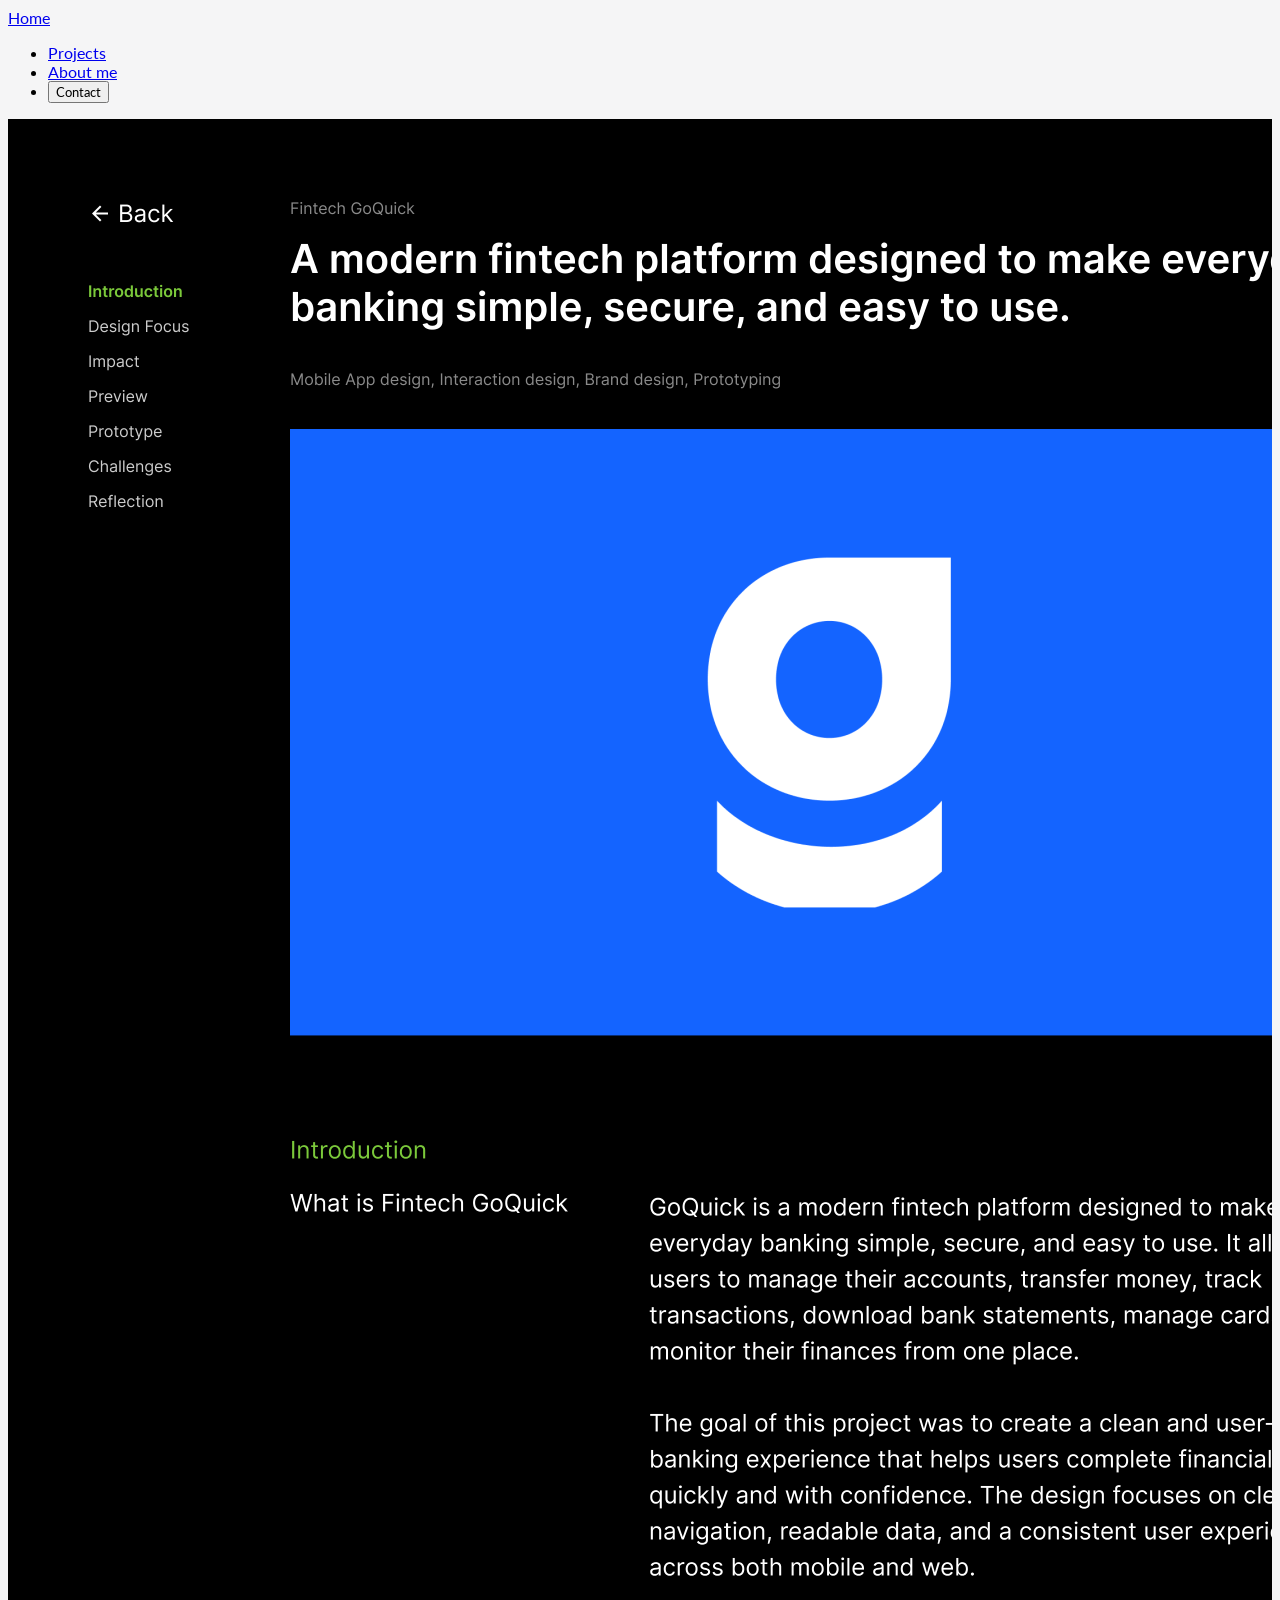
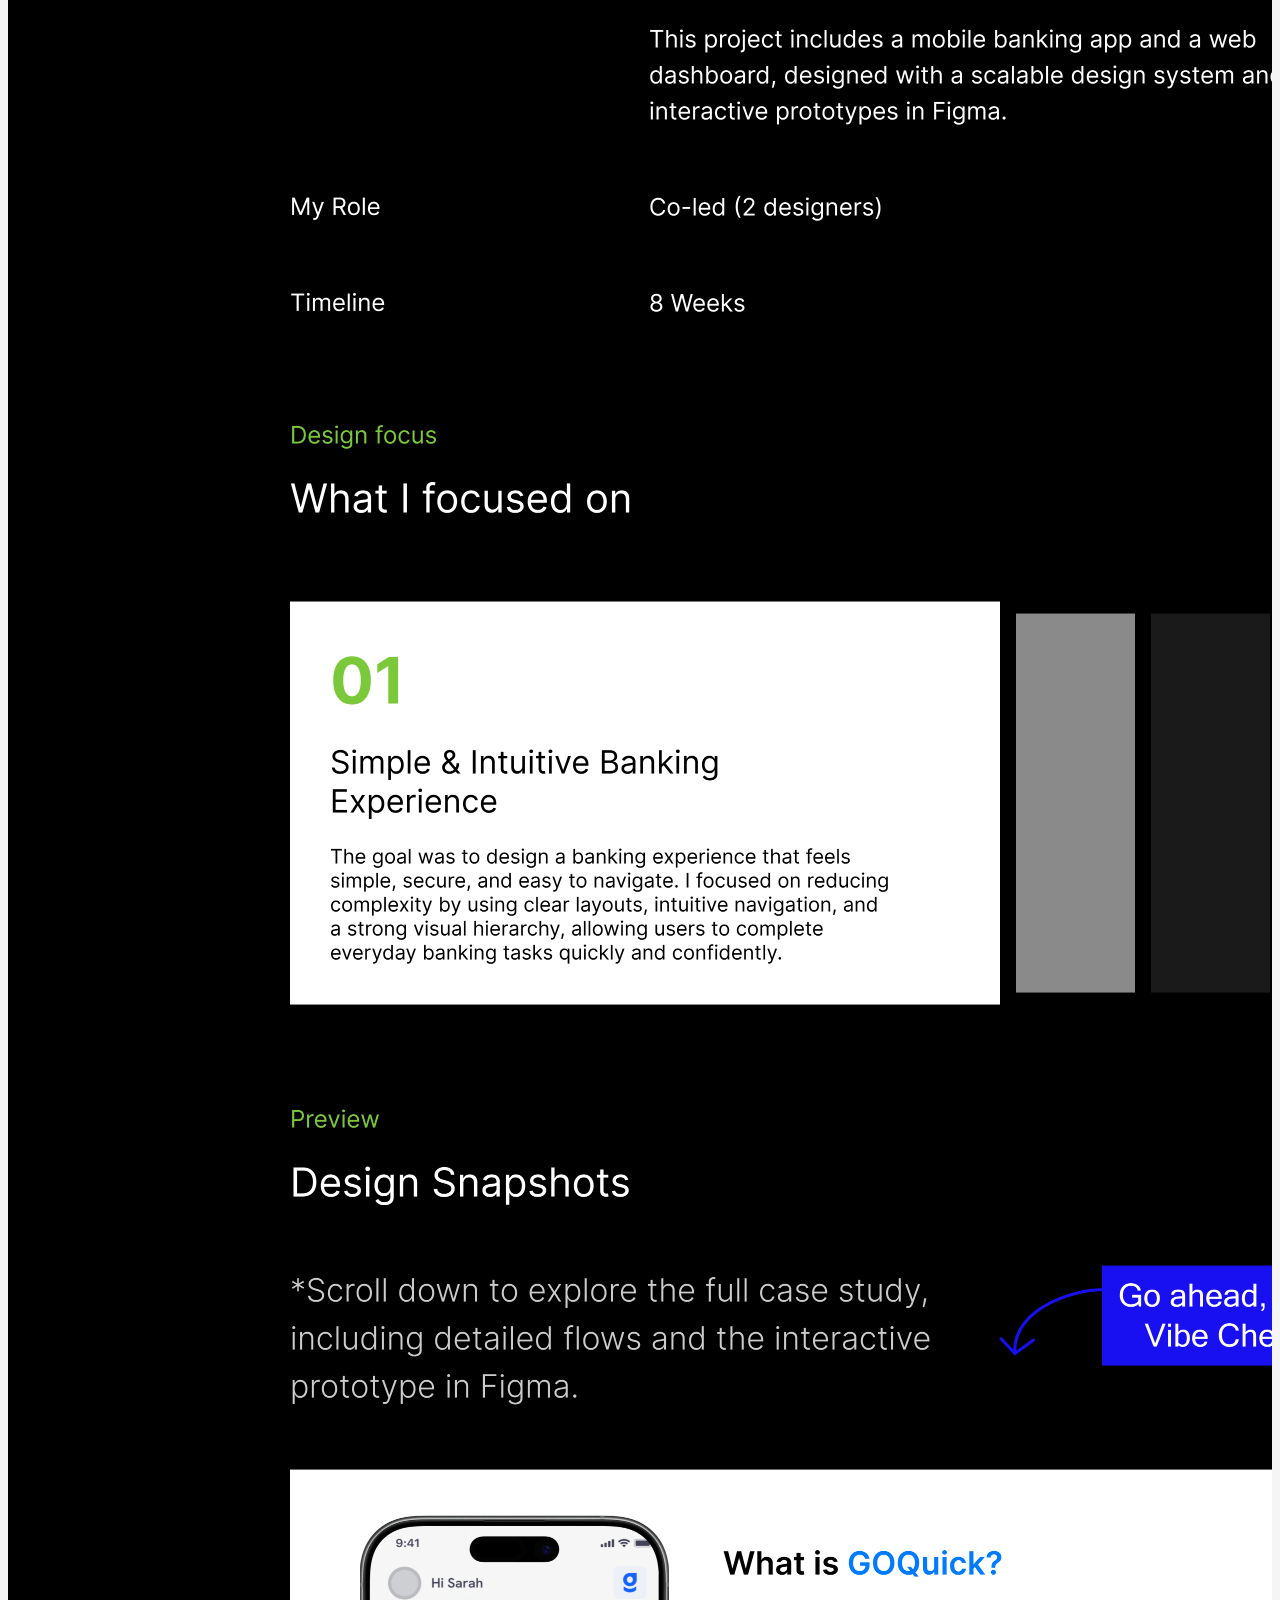
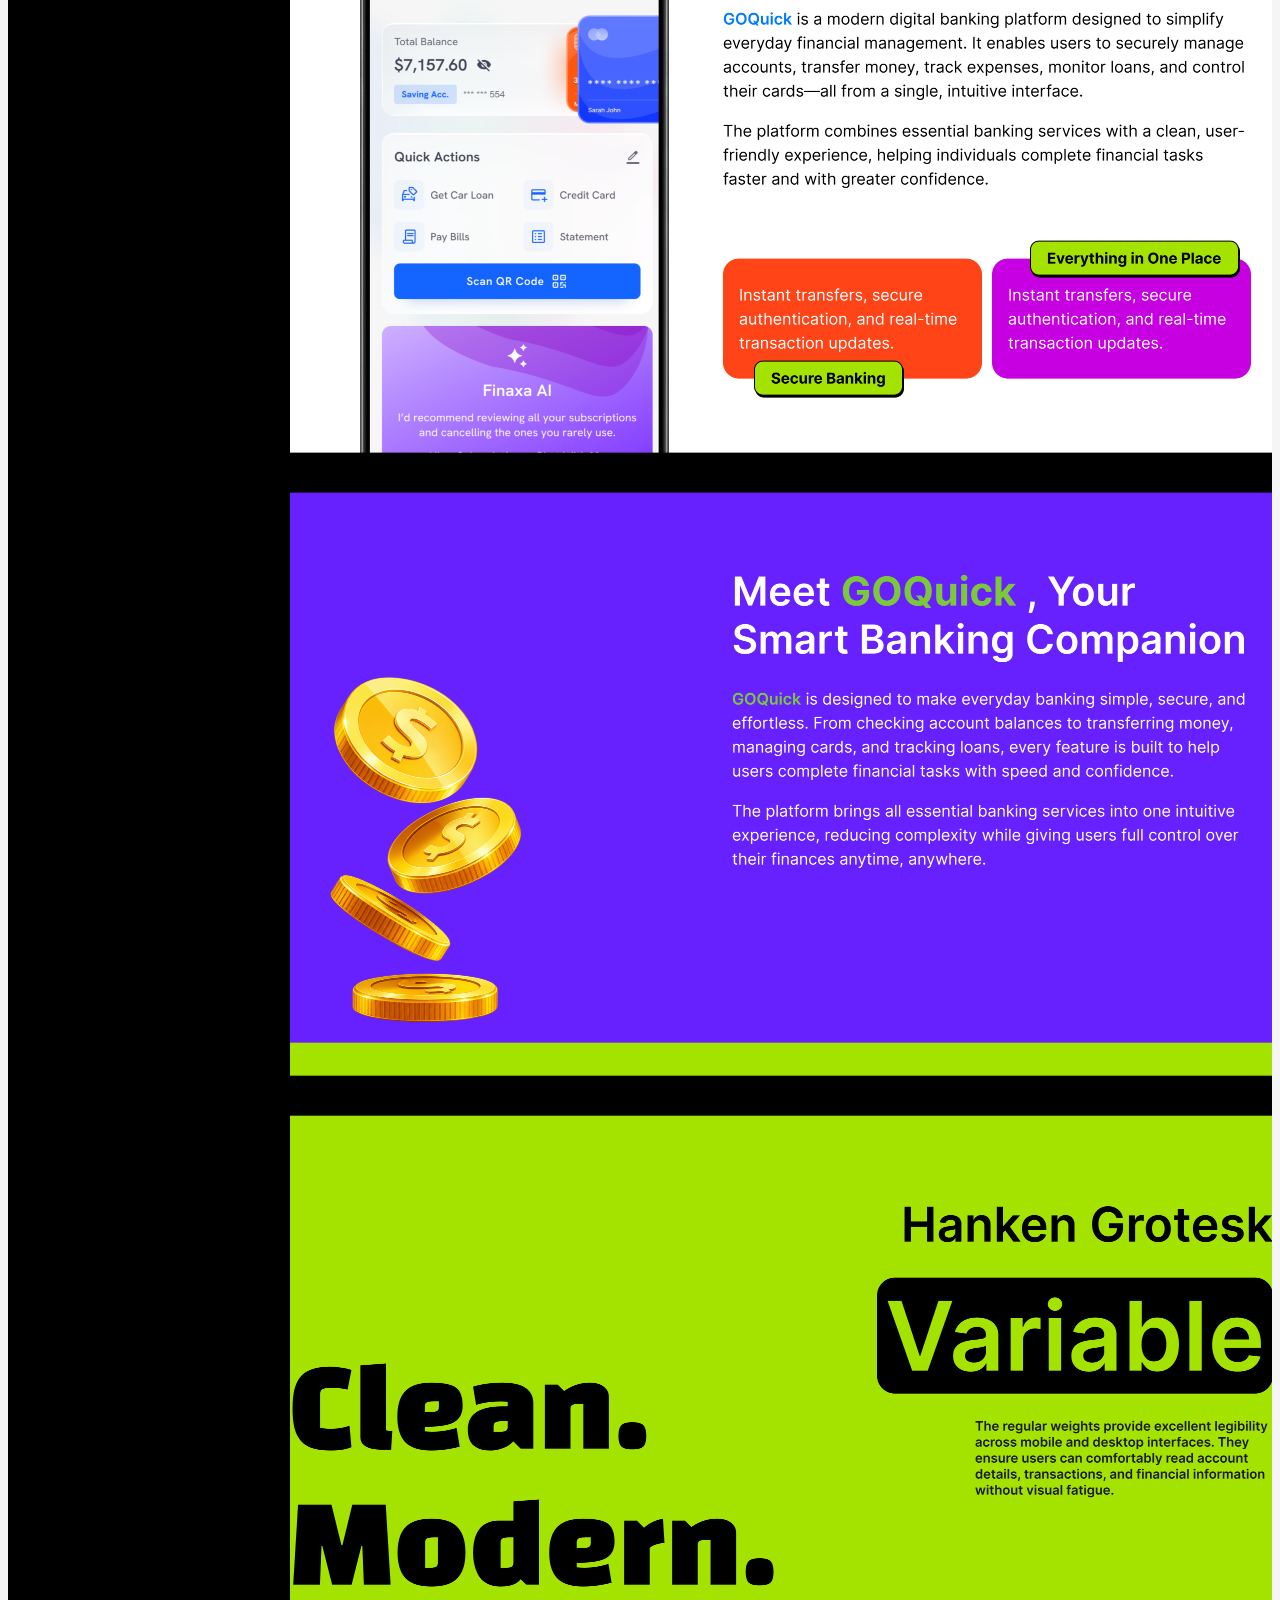
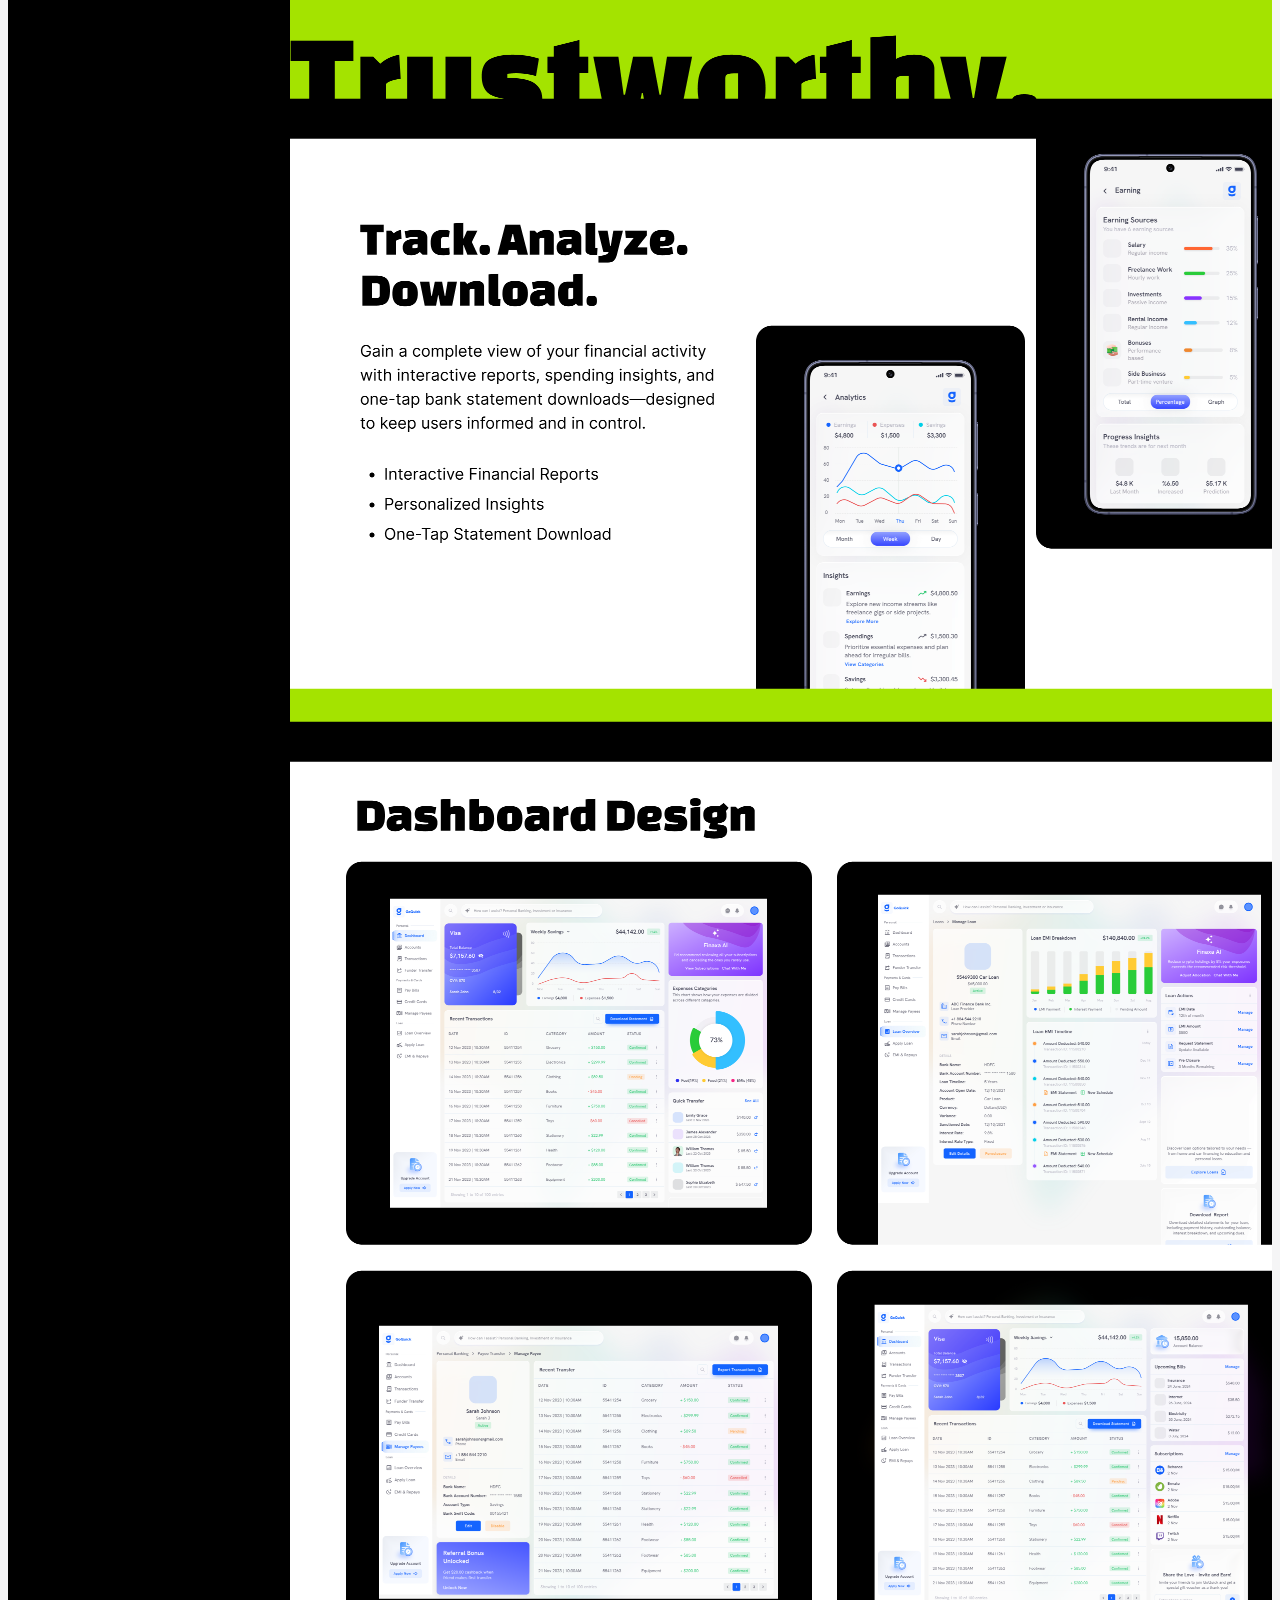
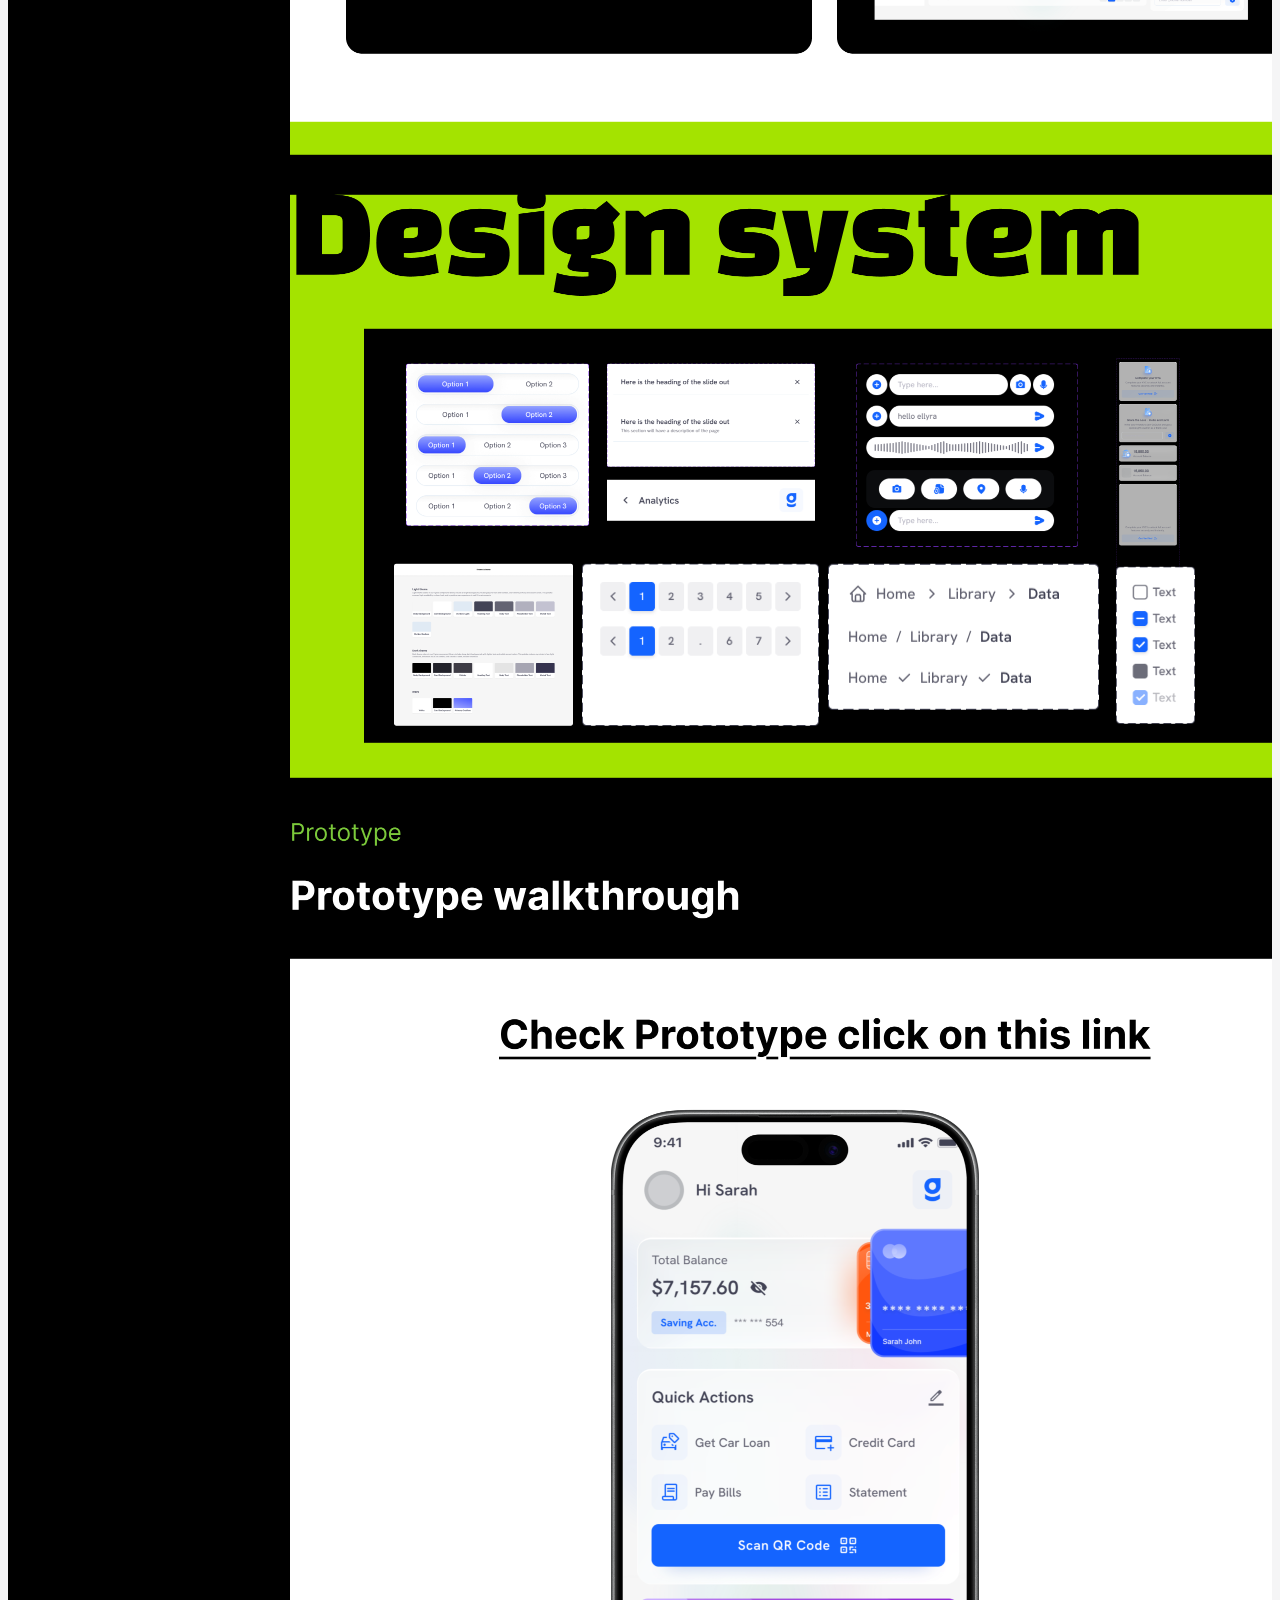
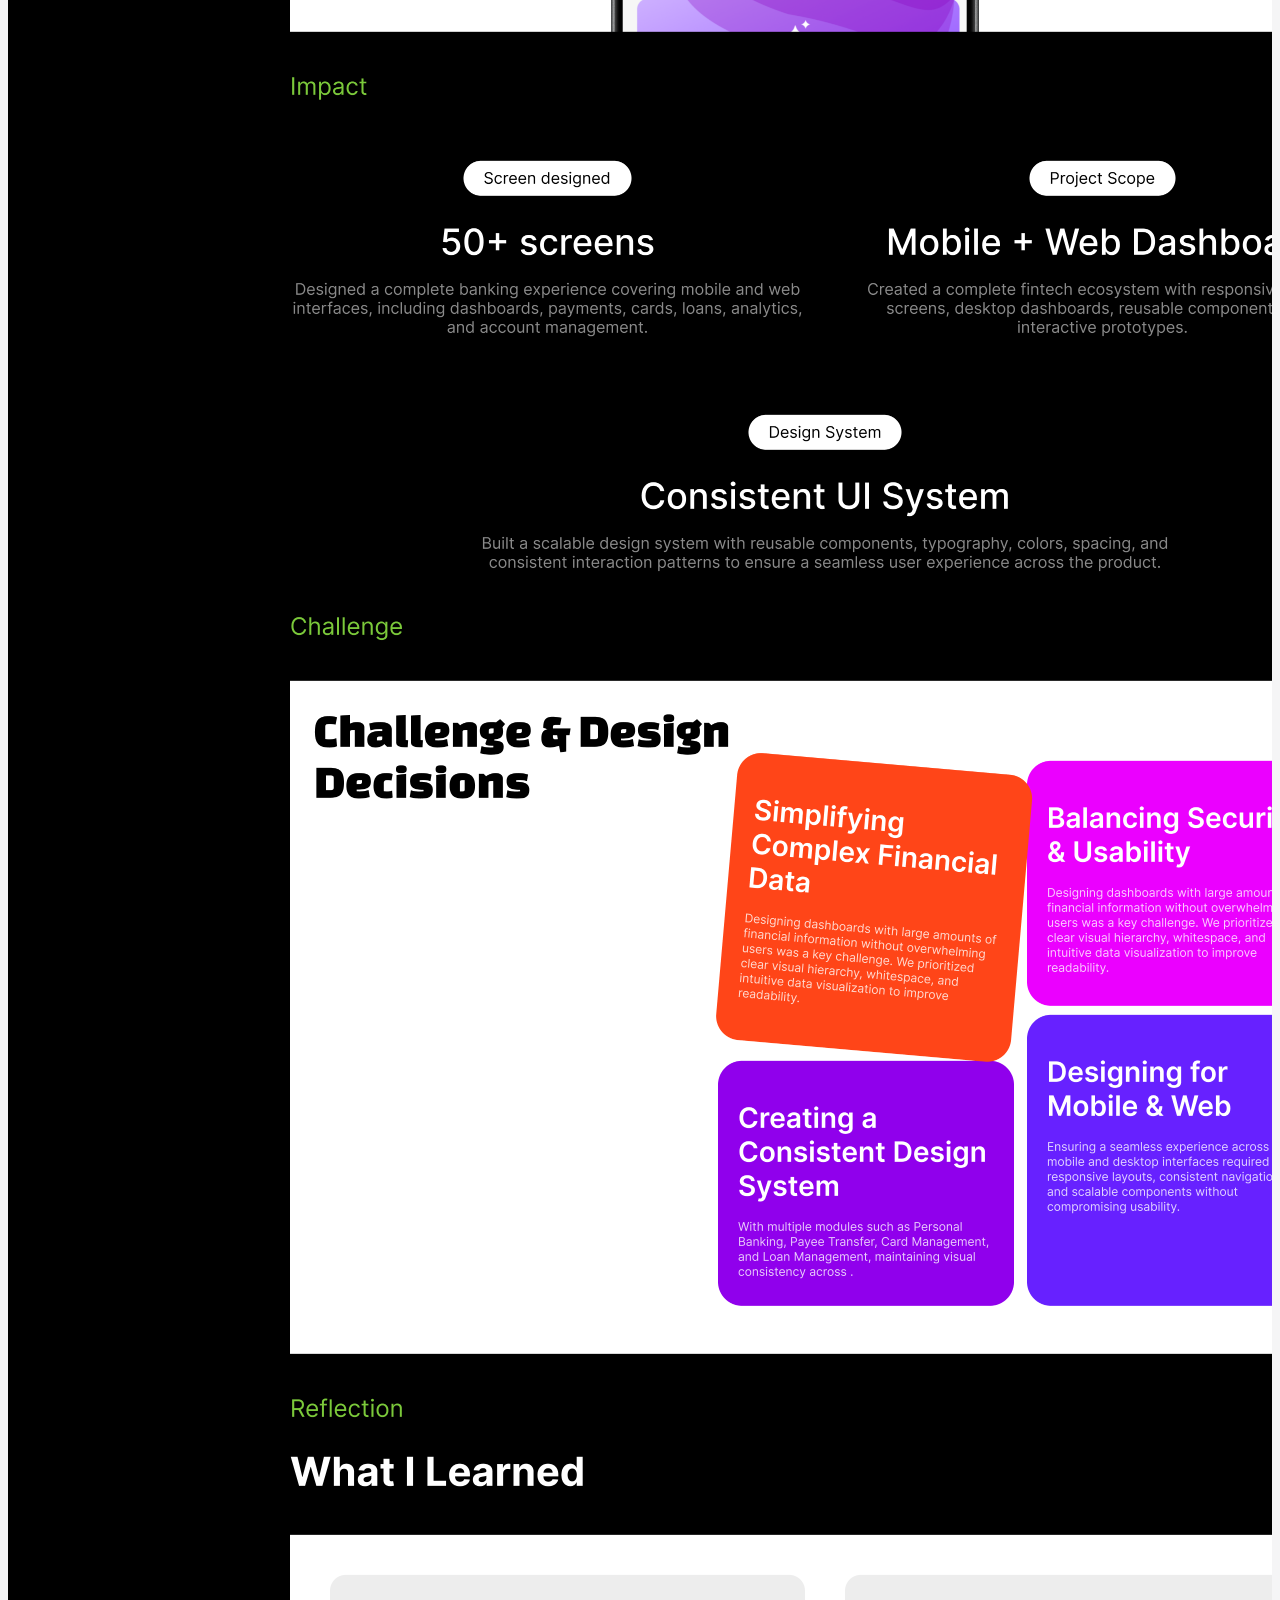
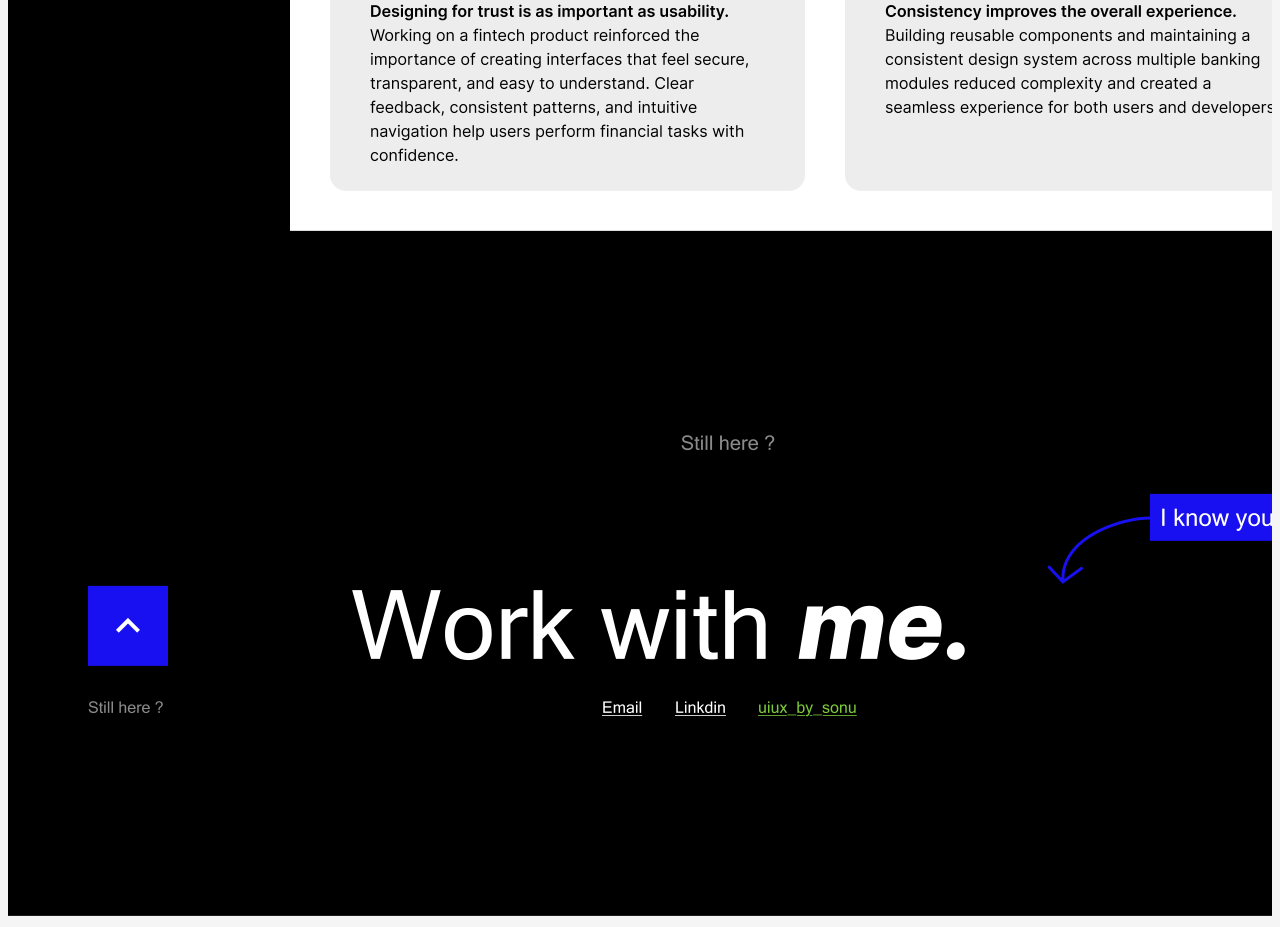
<file: work/goquick.html>
<!DOCTYPE html>
<html lang="en">
<head>
  <meta charset="UTF-8">
  <meta name="viewport" content="width=device-width, initial-scale=1.0">
  <title>Fintech GoQuick — Sonu Patel</title>
  <link rel="stylesheet" href="../css/styles.css">
</head>
<body class="case-figma-page">
  <div class="custom-cursor" aria-hidden="true"></div>
  <div class="cursor-label" aria-hidden="true"></div>
  <header class="site-header">
    <div class="container header-inner">
      <a href="../index.html" class="logo">Home</a>
      <ul class="nav-links">
        <li><a href="../index.html#projects">Projects</a></li>
        <li><a href="../index.html#about">About me</a></li>
        <li><button data-copy-email>Contact</button></li>
      </ul>
    </div>
  </header>

  <img class="figma-export" src="../assets/goquick/full-page.png" alt="Fintech GoQuick case study — full design from Figma" width="1440">

  <script src="../js/main.js"></script>
</body>
</html>
</file>
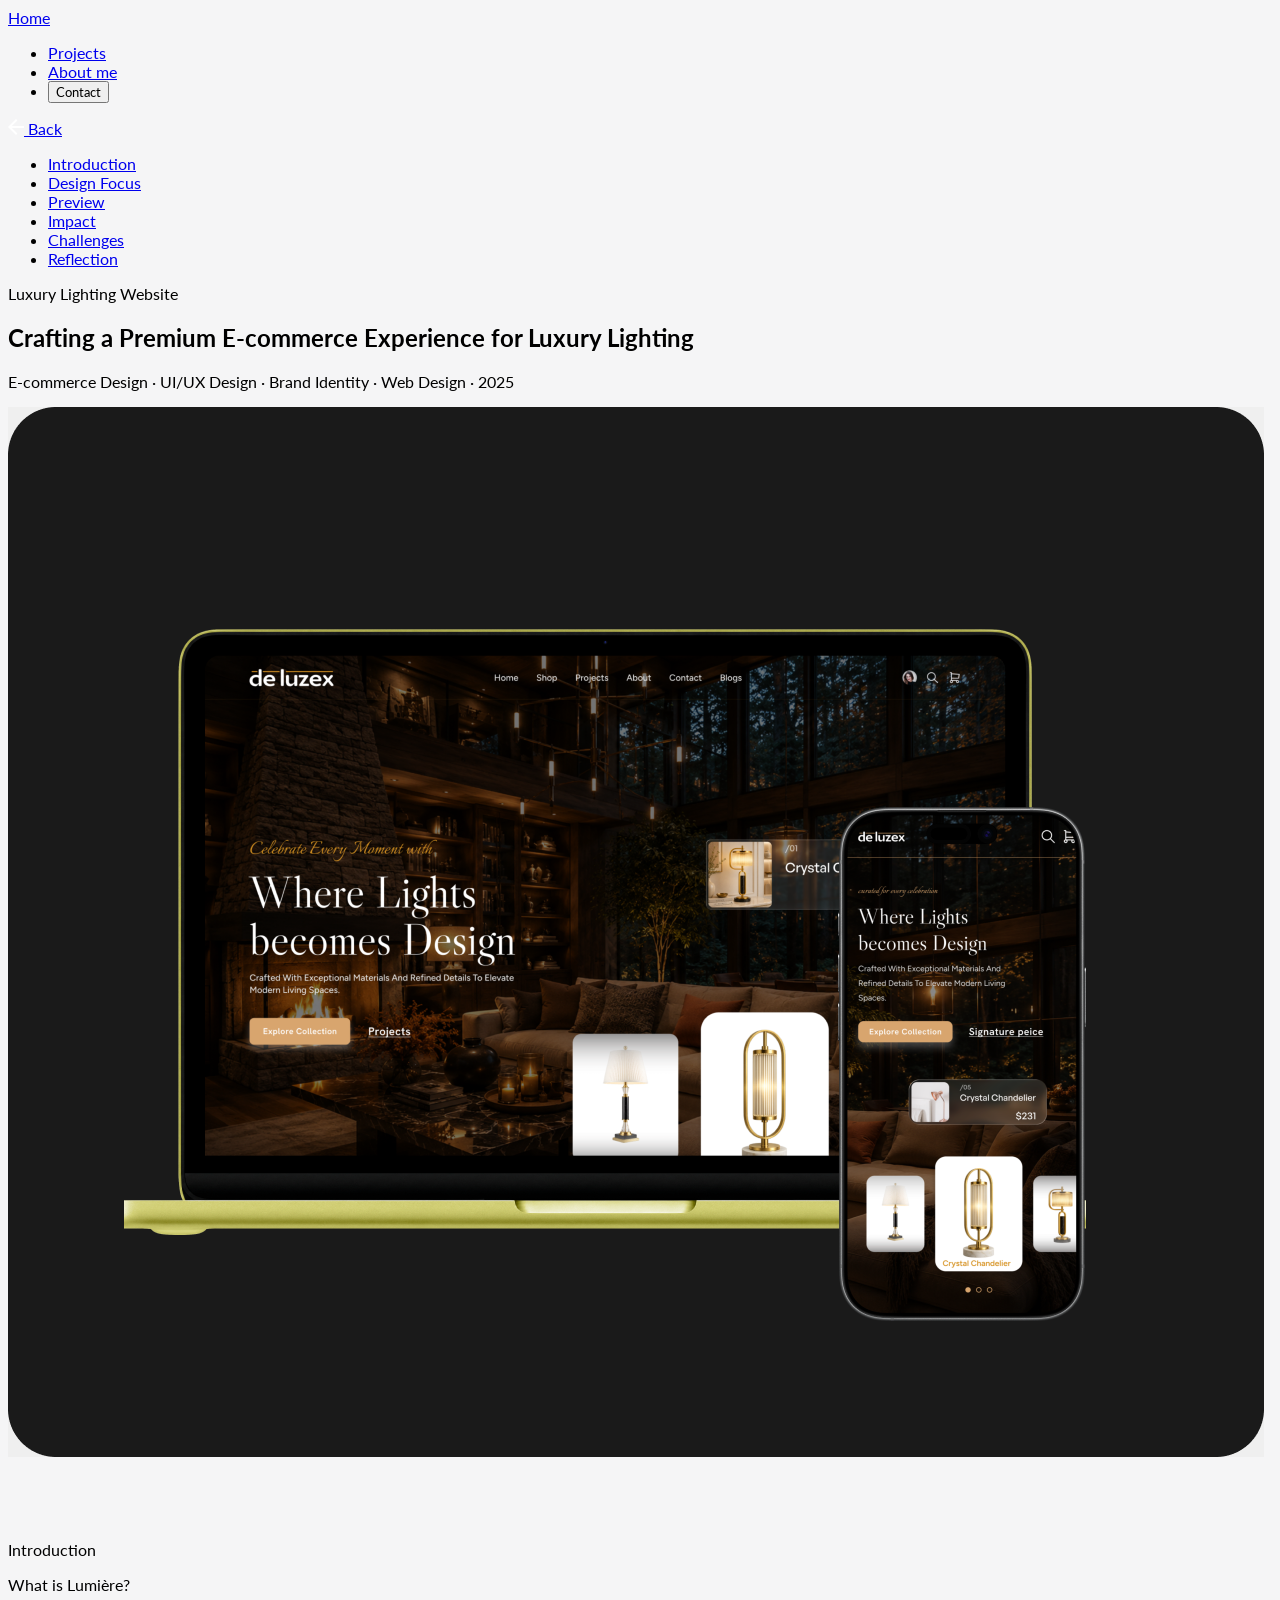
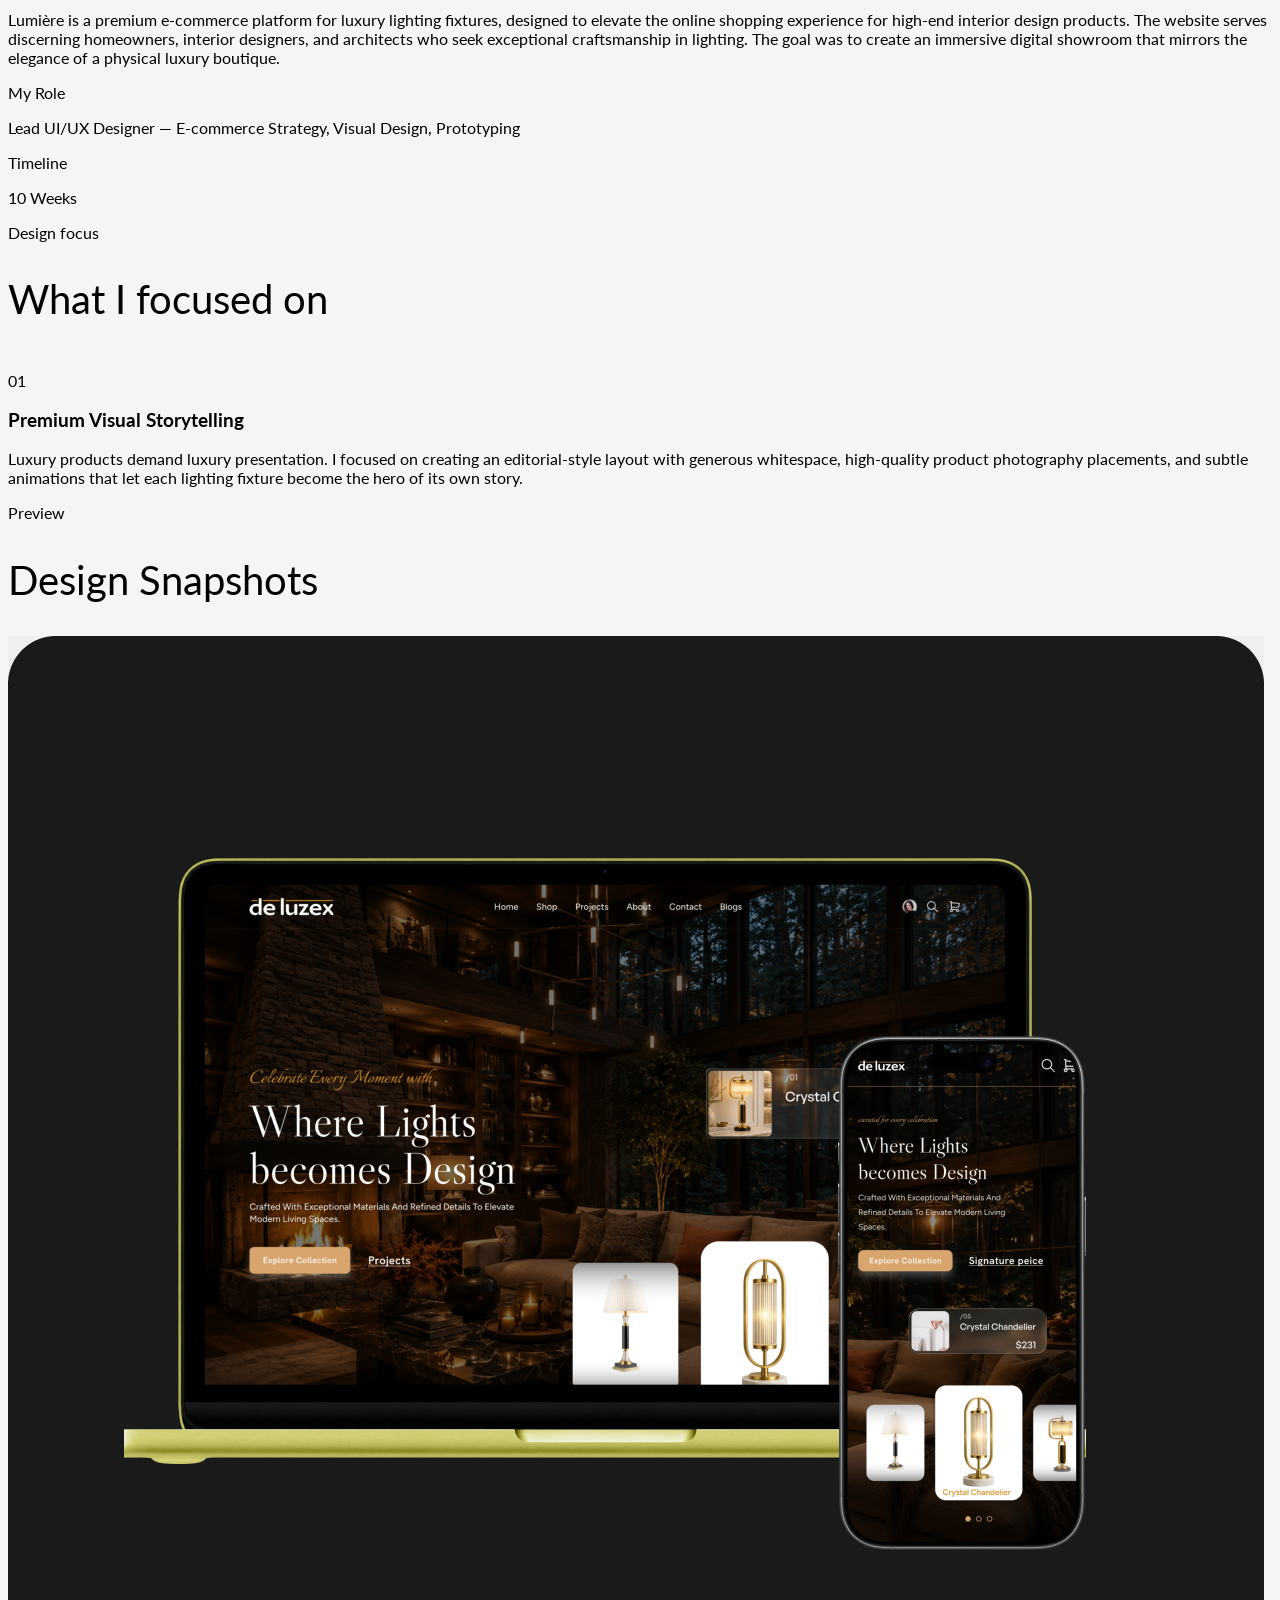
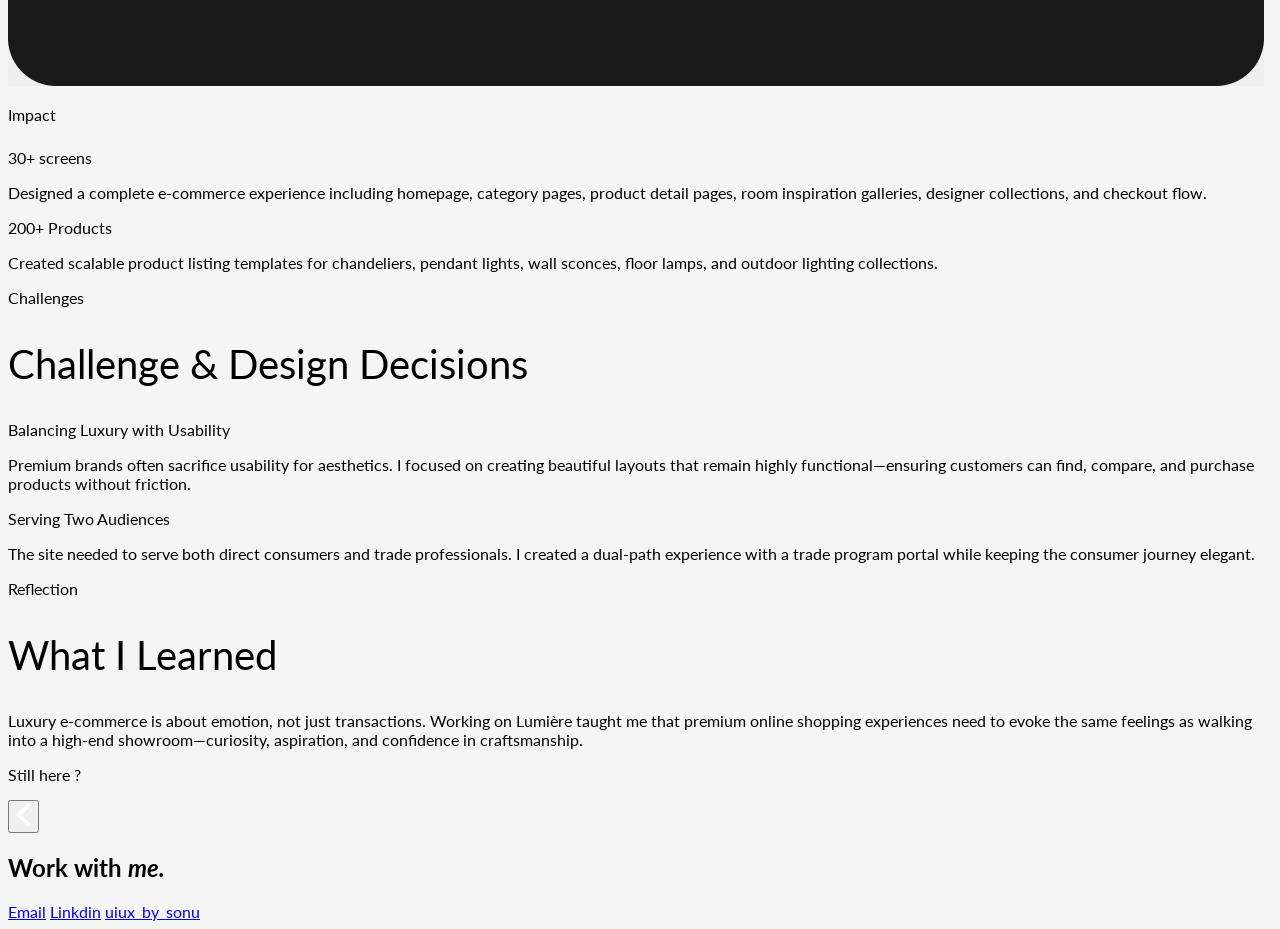
<file: work/luxury-lighting.html>
<!DOCTYPE html>
<html lang="en">
<head>
  <meta charset="UTF-8">
  <meta name="viewport" content="width=device-width, initial-scale=1.0">
  <title>Luxury Lighting Website — Sonu Patel</title>
  <link rel="stylesheet" href="../css/styles.css">
</head>
<body>
  <div class="custom-cursor" aria-hidden="true"></div>
  <div class="cursor-label" aria-hidden="true"></div>
  <header class="site-header">
    <div class="container header-inner">
      <a href="../index.html" class="logo">Home</a>
      <ul class="nav-links">
        <li><a href="../index.html#projects">Projects</a></li>
        <li><a href="../index.html#about">About me</a></li>
        <li><button data-copy-email>Contact</button></li>
      </ul>
    </div>
  </header>

  <main class="case-page">
    <div class="case-layout">
      <aside class="case-sidebar">
        <a href="../index.html" class="back-link">
          <img src="../assets/icons/arrow-back.svg" alt=""> Back
        </a>
        <nav>
          <ul class="case-nav">
            <li><a href="#introduction" class="active">Introduction</a></li>
            <li><a href="#design-focus">Design Focus</a></li>
            <li><a href="#preview">Preview</a></li>
            <li><a href="#impact">Impact</a></li>
            <li><a href="#challenges">Challenges</a></li>
            <li><a href="#reflection">Reflection</a></li>
          </ul>
        </nav>
      </aside>

      <div class="case-main">
        <section id="introduction">
          <p class="case-label">Luxury Lighting Website</p>
          <h1>Crafting a Premium E-commerce Experience for Luxury Lighting</h1>
          <p class="case-meta">E-commerce Design · UI/UX Design · Brand Identity · Web Design · 2025</p>
          <div class="case-hero-img">
            <img src="../assets/projects/card-luxury.png" alt="Luxury Lighting e-commerce design preview">
          </div>

          <p class="section-green" style="margin-top:80px">Introduction</p>
          <div class="intro-grid">
            <p>What is Lumière?</p>
            <p class="body">Lumière is a premium e-commerce platform for luxury lighting fixtures, designed to elevate the online shopping experience for high-end interior design products. The website serves discerning homeowners, interior designers, and architects who seek exceptional craftsmanship in lighting. The goal was to create an immersive digital showroom that mirrors the elegance of a physical luxury boutique.</p>
          </div>
          <div class="meta-row">
            <p>My Role</p>
            <p>Lead UI/UX Designer — E-commerce Strategy, Visual Design, Prototyping</p>
          </div>
          <div class="meta-row">
            <p>Timeline</p>
            <p>10 Weeks</p>
          </div>
        </section>

        <section id="design-focus">
          <p class="section-green">Design focus</p>
          <h2 style="font-family:var(--font-lato);font-size:40px;font-weight:400;margin-bottom:48px">What I focused on</h2>
          <div class="focus-white">
            <div class="num">01</div>
            <h3>Premium Visual Storytelling</h3>
            <p>Luxury products demand luxury presentation. I focused on creating an editorial-style layout with generous whitespace, high-quality product photography placements, and subtle animations that let each lighting fixture become the hero of its own story.</p>
          </div>
        </section>

        <section id="preview">
          <p class="section-green">Preview</p>
          <h2 style="font-family:var(--font-lato);font-size:40px;font-weight:400;margin-bottom:32px">Design Snapshots</h2>
          <img class="snapshot-img" src="../assets/projects/card-luxury.png" alt="Luxury Lighting website mockups">
        </section>

        <section id="impact">
          <p class="section-green">Impact</p>
          <div class="intro-grid" style="margin-top:24px">
            <p>30+ screens</p>
            <p class="body">Designed a complete e-commerce experience including homepage, category pages, product detail pages, room inspiration galleries, designer collections, and checkout flow.</p>
          </div>
          <div class="meta-row">
            <p>200+ Products</p>
            <p class="body">Created scalable product listing templates for chandeliers, pendant lights, wall sconces, floor lamps, and outdoor lighting collections.</p>
          </div>
        </section>

        <section id="challenges">
          <p class="section-green">Challenges</p>
          <h2 style="font-family:var(--font-lato);font-size:40px;font-weight:400;margin-bottom:32px">Challenge &amp; Design Decisions</h2>
          <div class="intro-grid">
            <p>Balancing Luxury with Usability</p>
            <p class="body">Premium brands often sacrifice usability for aesthetics. I focused on creating beautiful layouts that remain highly functional—ensuring customers can find, compare, and purchase products without friction.</p>
          </div>
          <div class="meta-row">
            <p>Serving Two Audiences</p>
            <p class="body">The site needed to serve both direct consumers and trade professionals. I created a dual-path experience with a trade program portal while keeping the consumer journey elegant.</p>
          </div>
        </section>

        <section id="reflection">
          <p class="section-green">Reflection</p>
          <h2 style="font-family:var(--font-lato);font-size:40px;font-weight:400;margin-bottom:32px">What I Learned</h2>
          <div class="focus-white">
            <p>Luxury e-commerce is about emotion, not just transactions. Working on Lumière taught me that premium online shopping experiences need to evoke the same feelings as walking into a high-end showroom—curiosity, aspiration, and confidence in craftsmanship.</p>
          </div>
        </section>
      </div>
    </div>
  </main>

  <footer class="footer-cta">
    <p class="eyebrow">Still here ?</p>
    <div class="footer-main">
      <div>
        <button class="back-square back-btn" aria-label="Back to top">
          <img src="../assets/icons/chevron-back.svg" alt="">
        </button>
      </div>
      <div class="footer-content">
        <h2>Work with <em>me.</em></h2>
        <div class="footer-links">
          <a href="mailto:sp894936@gmail.com">Email</a>
          <a href="https://www.linkedin.com/in/soni-patel-348978223/" target="_blank" rel="noopener">Linkdin</a>
          <a class="ig" href="https://www.instagram.com/uiux_by_sonu/" target="_blank" rel="noopener">uiux_by_sonu</a>
        </div>
      </div>
    </div>
  </footer>

  <script src="../js/main.js"></script>
</body>
</html>
</file>
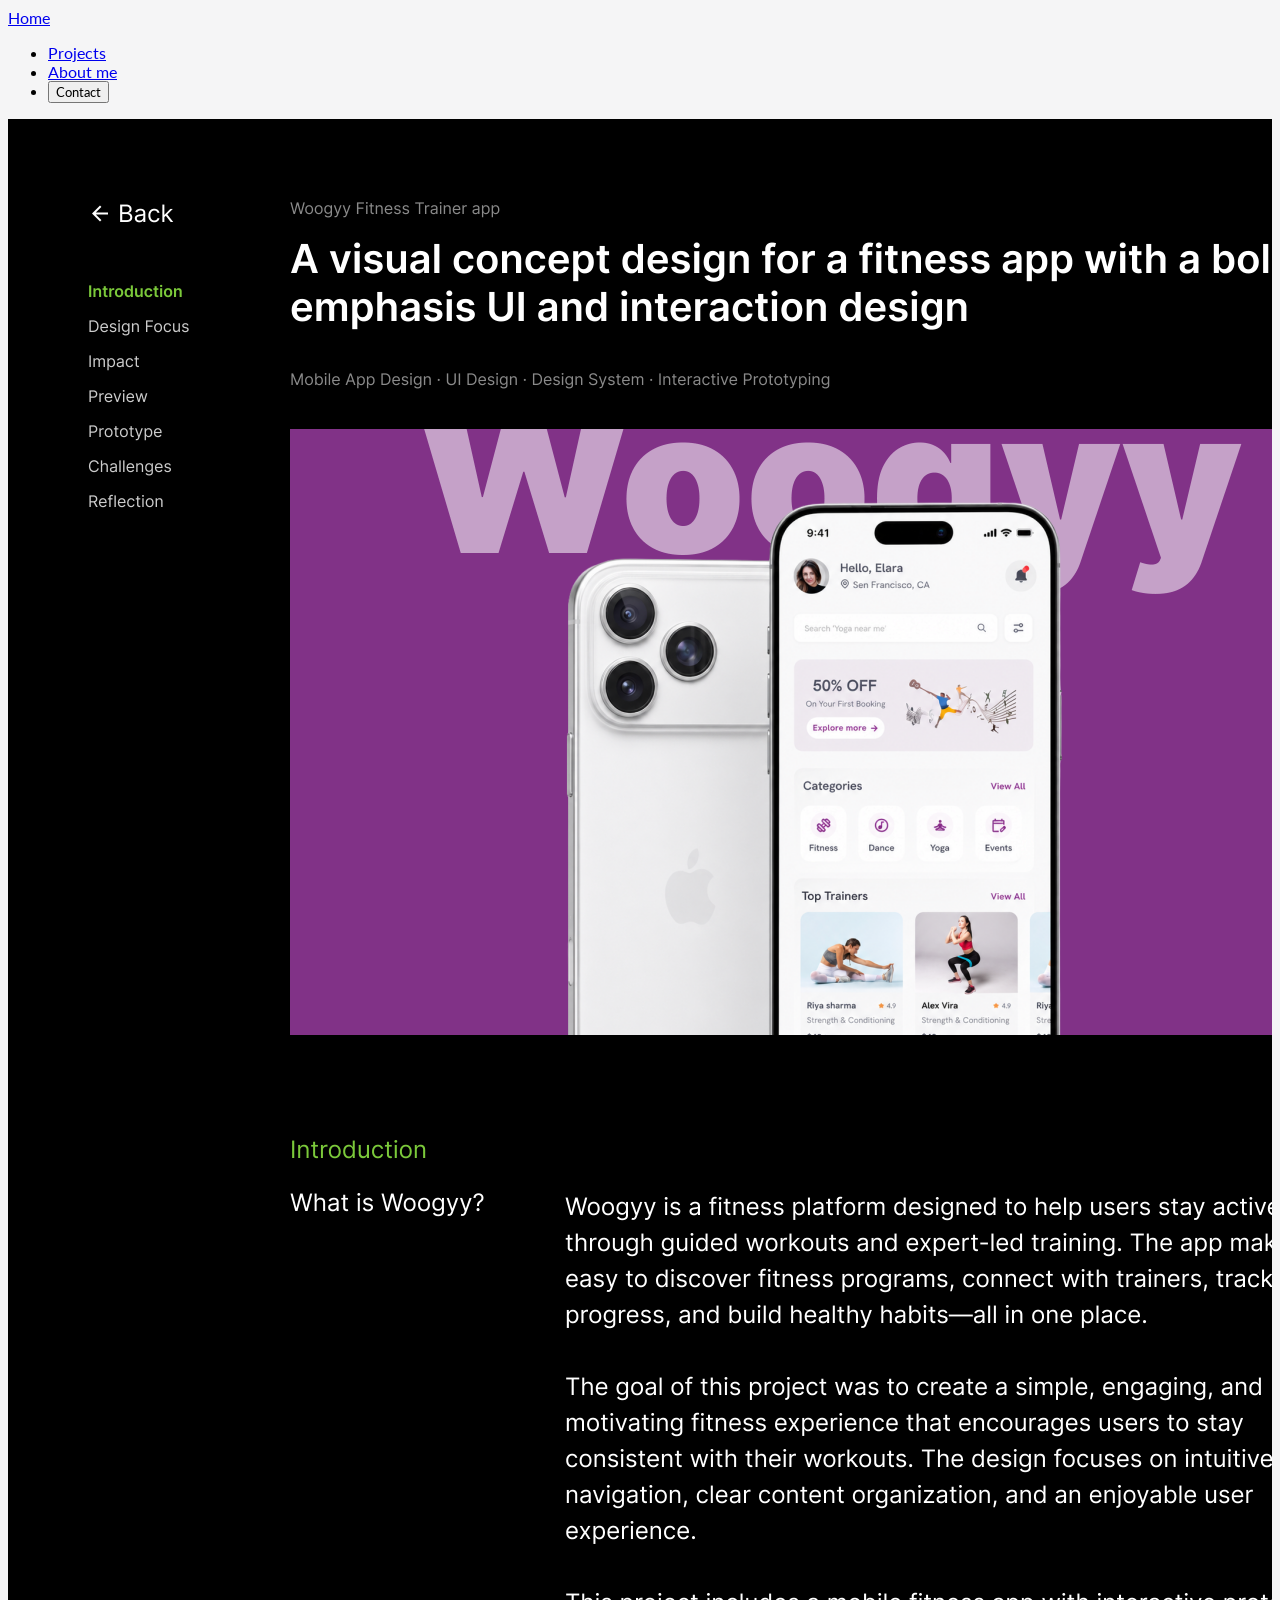
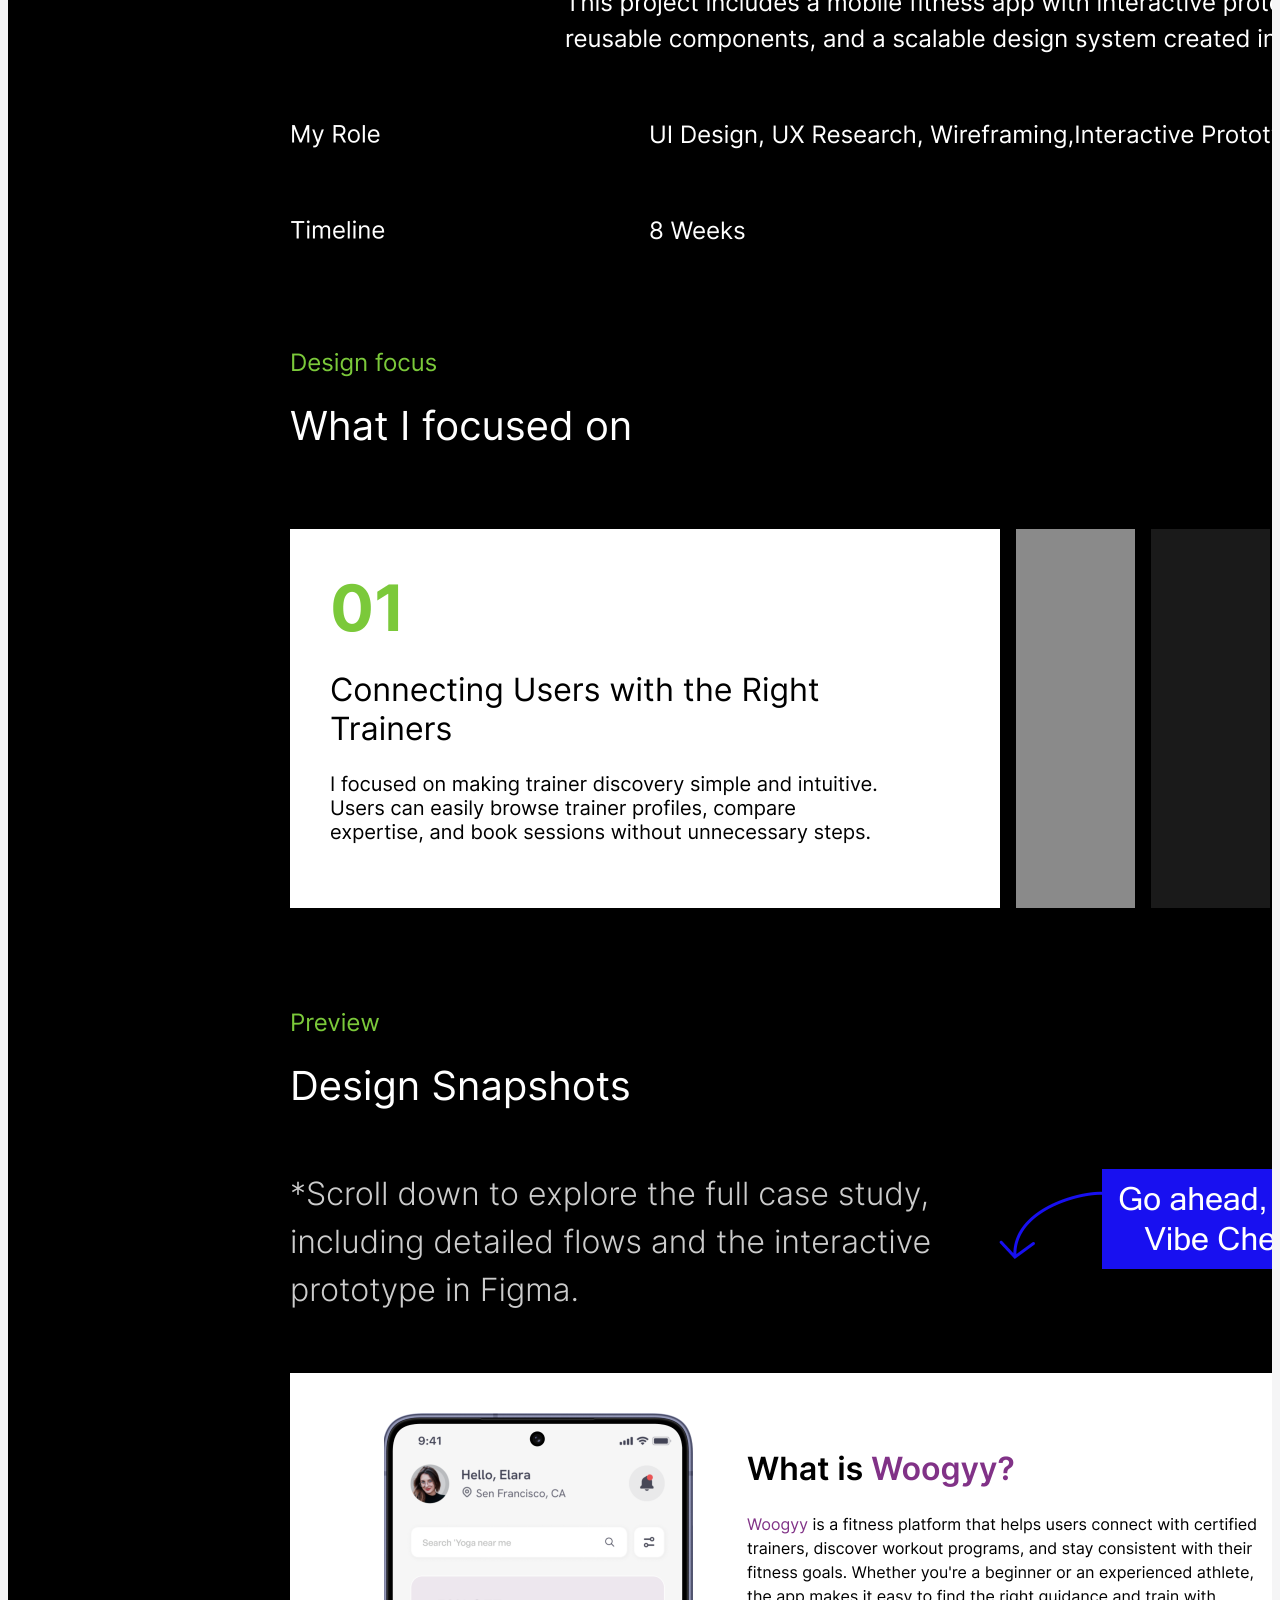
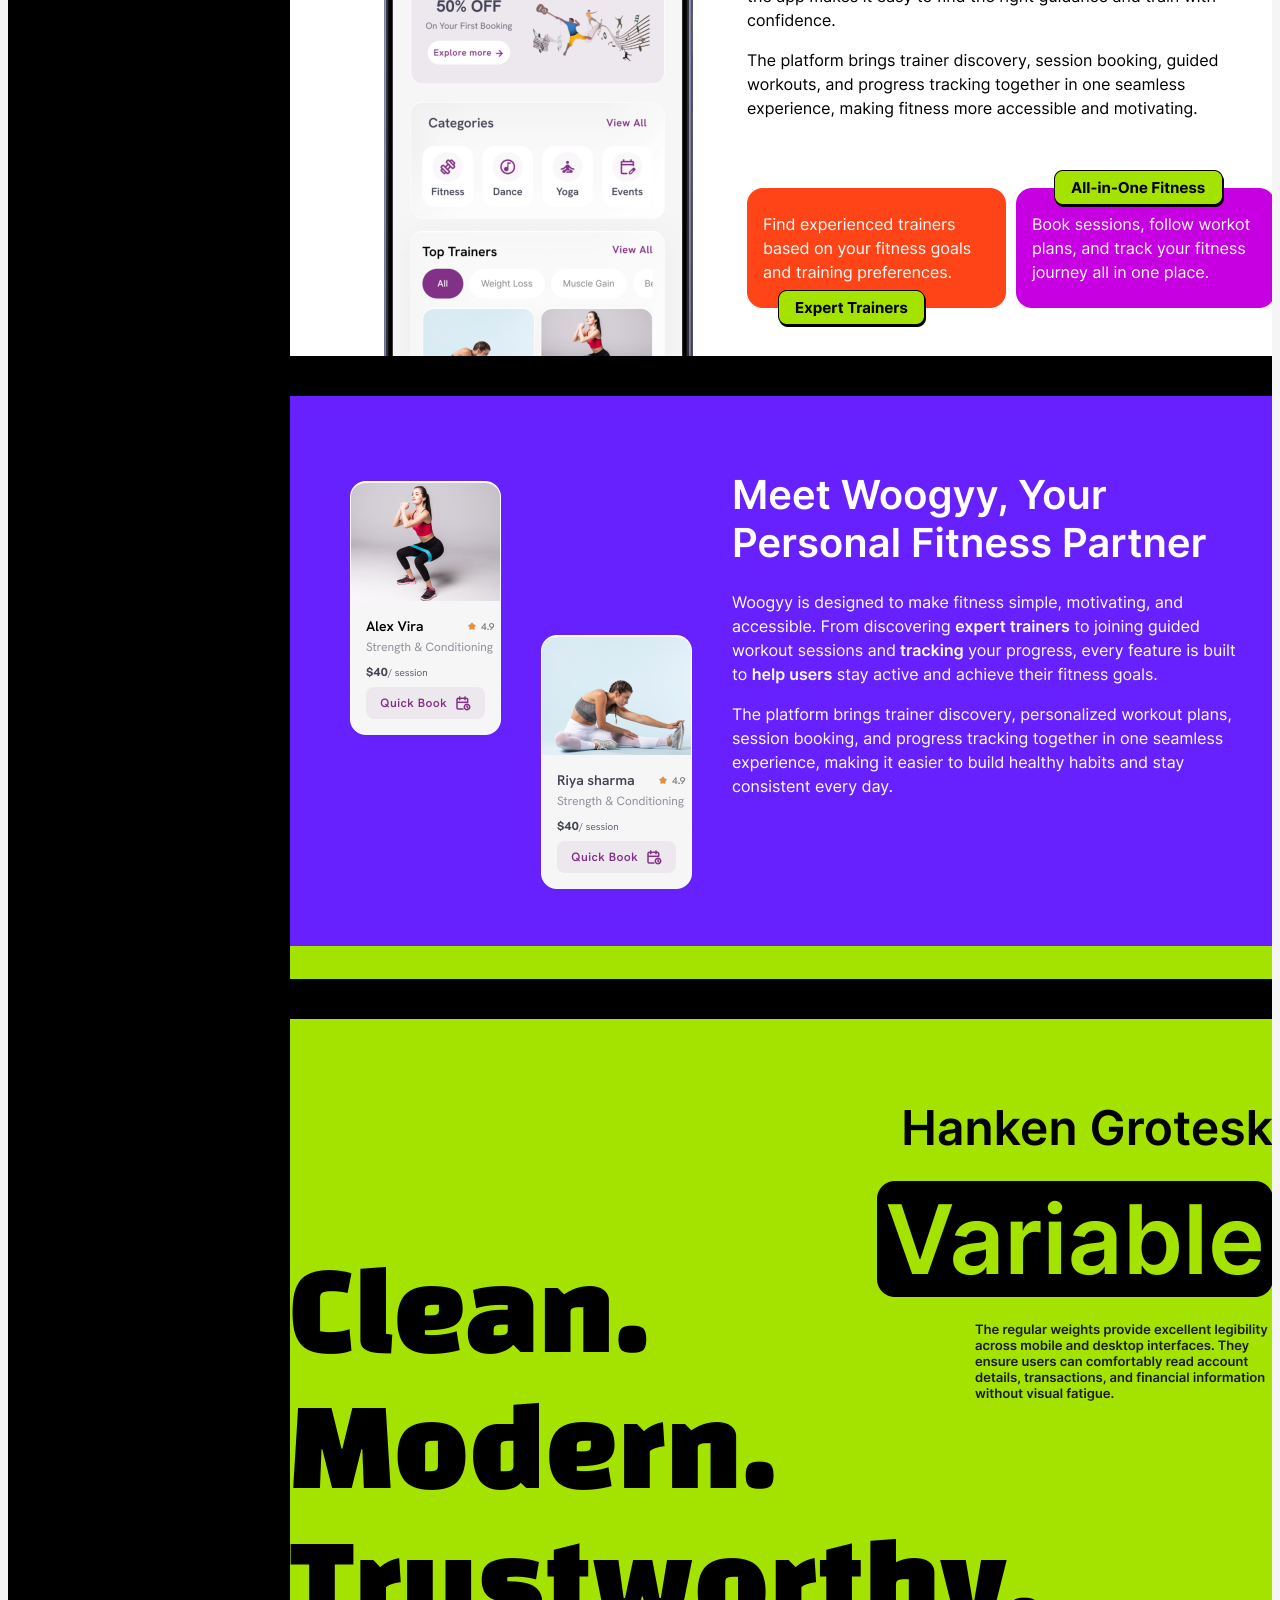
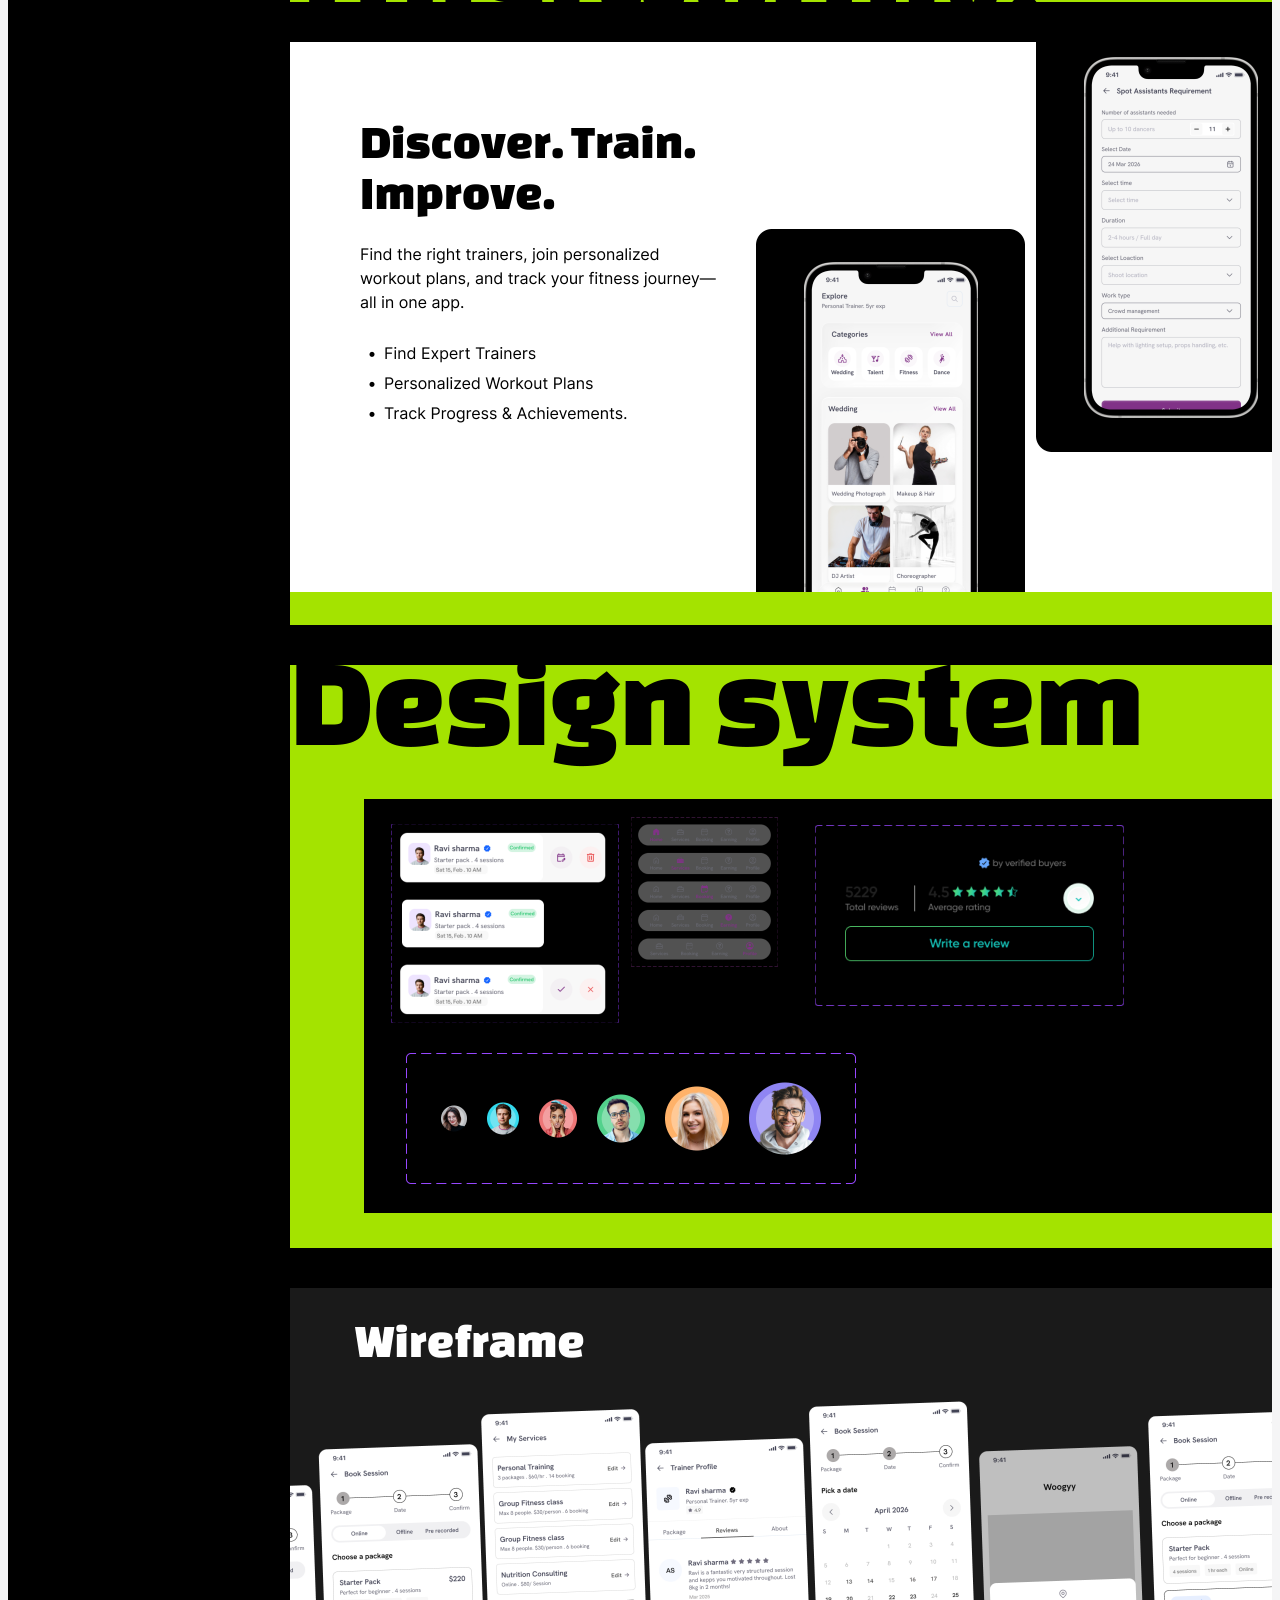
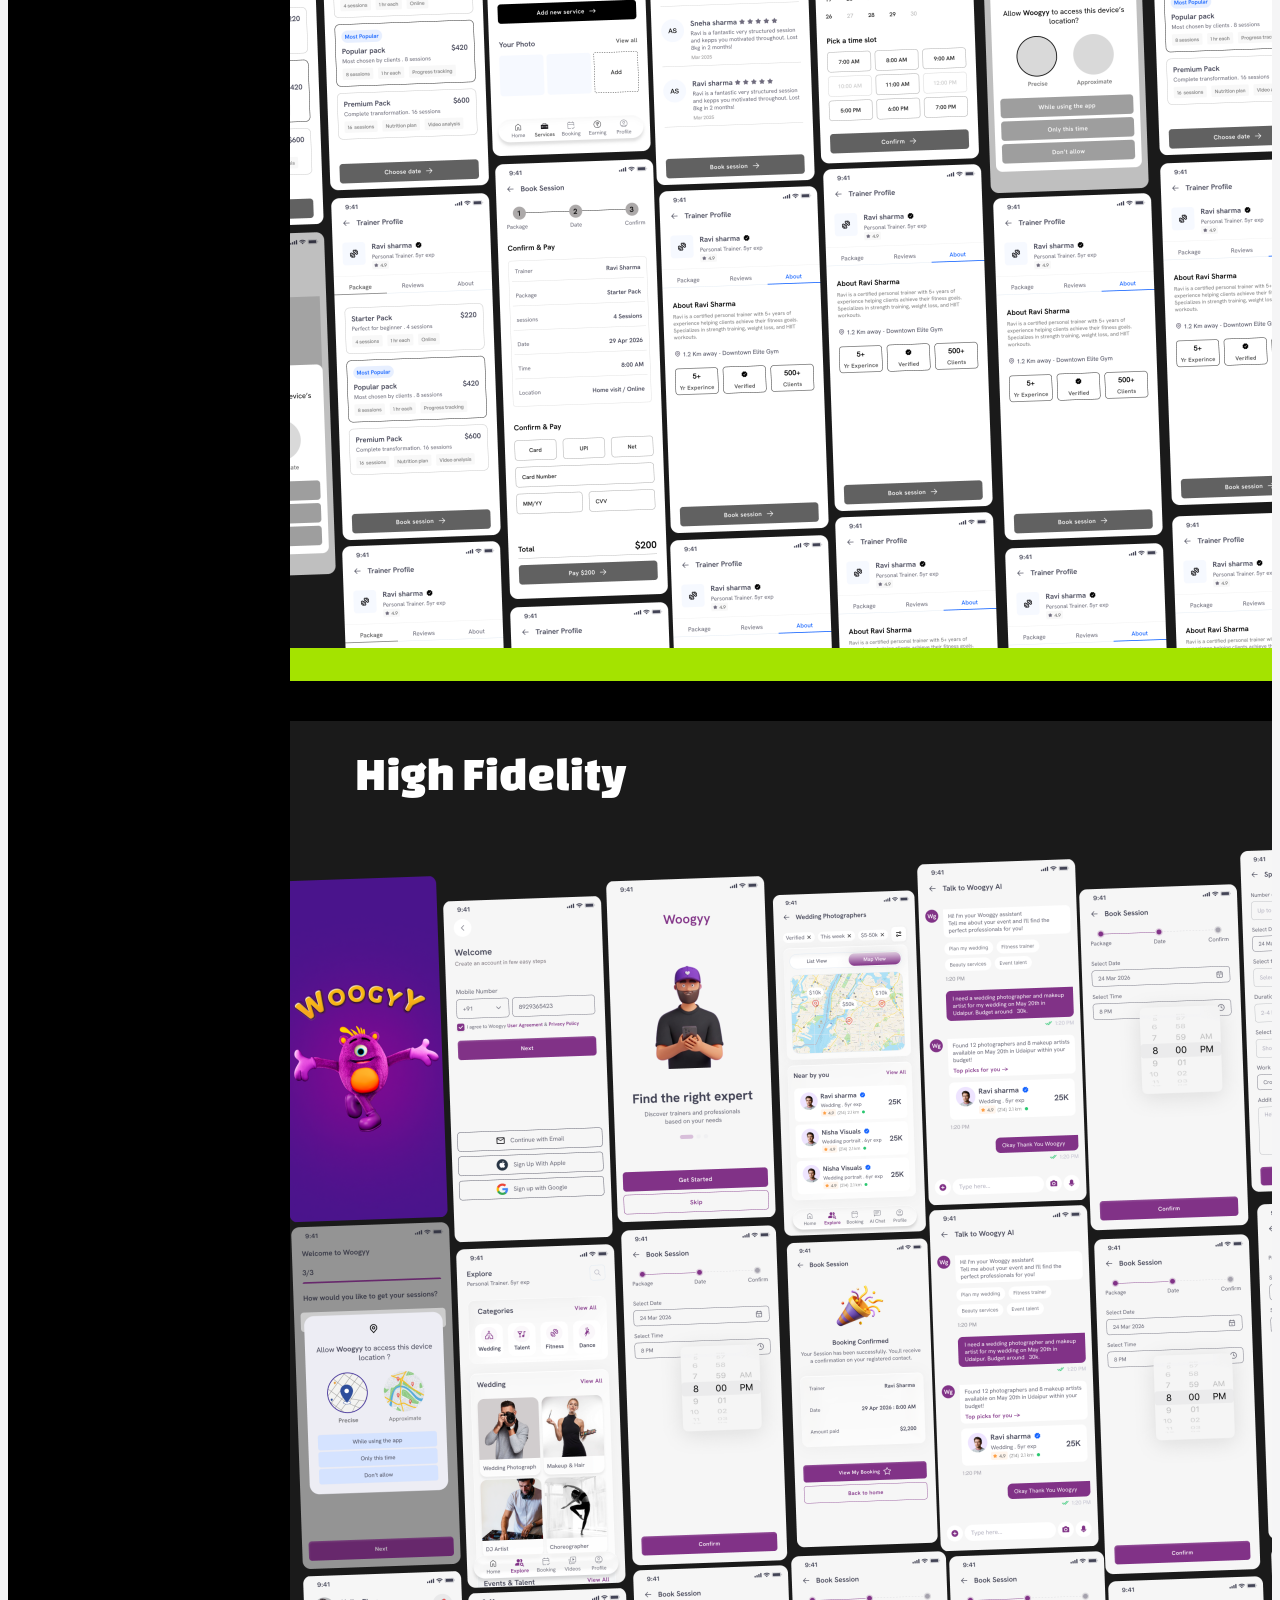
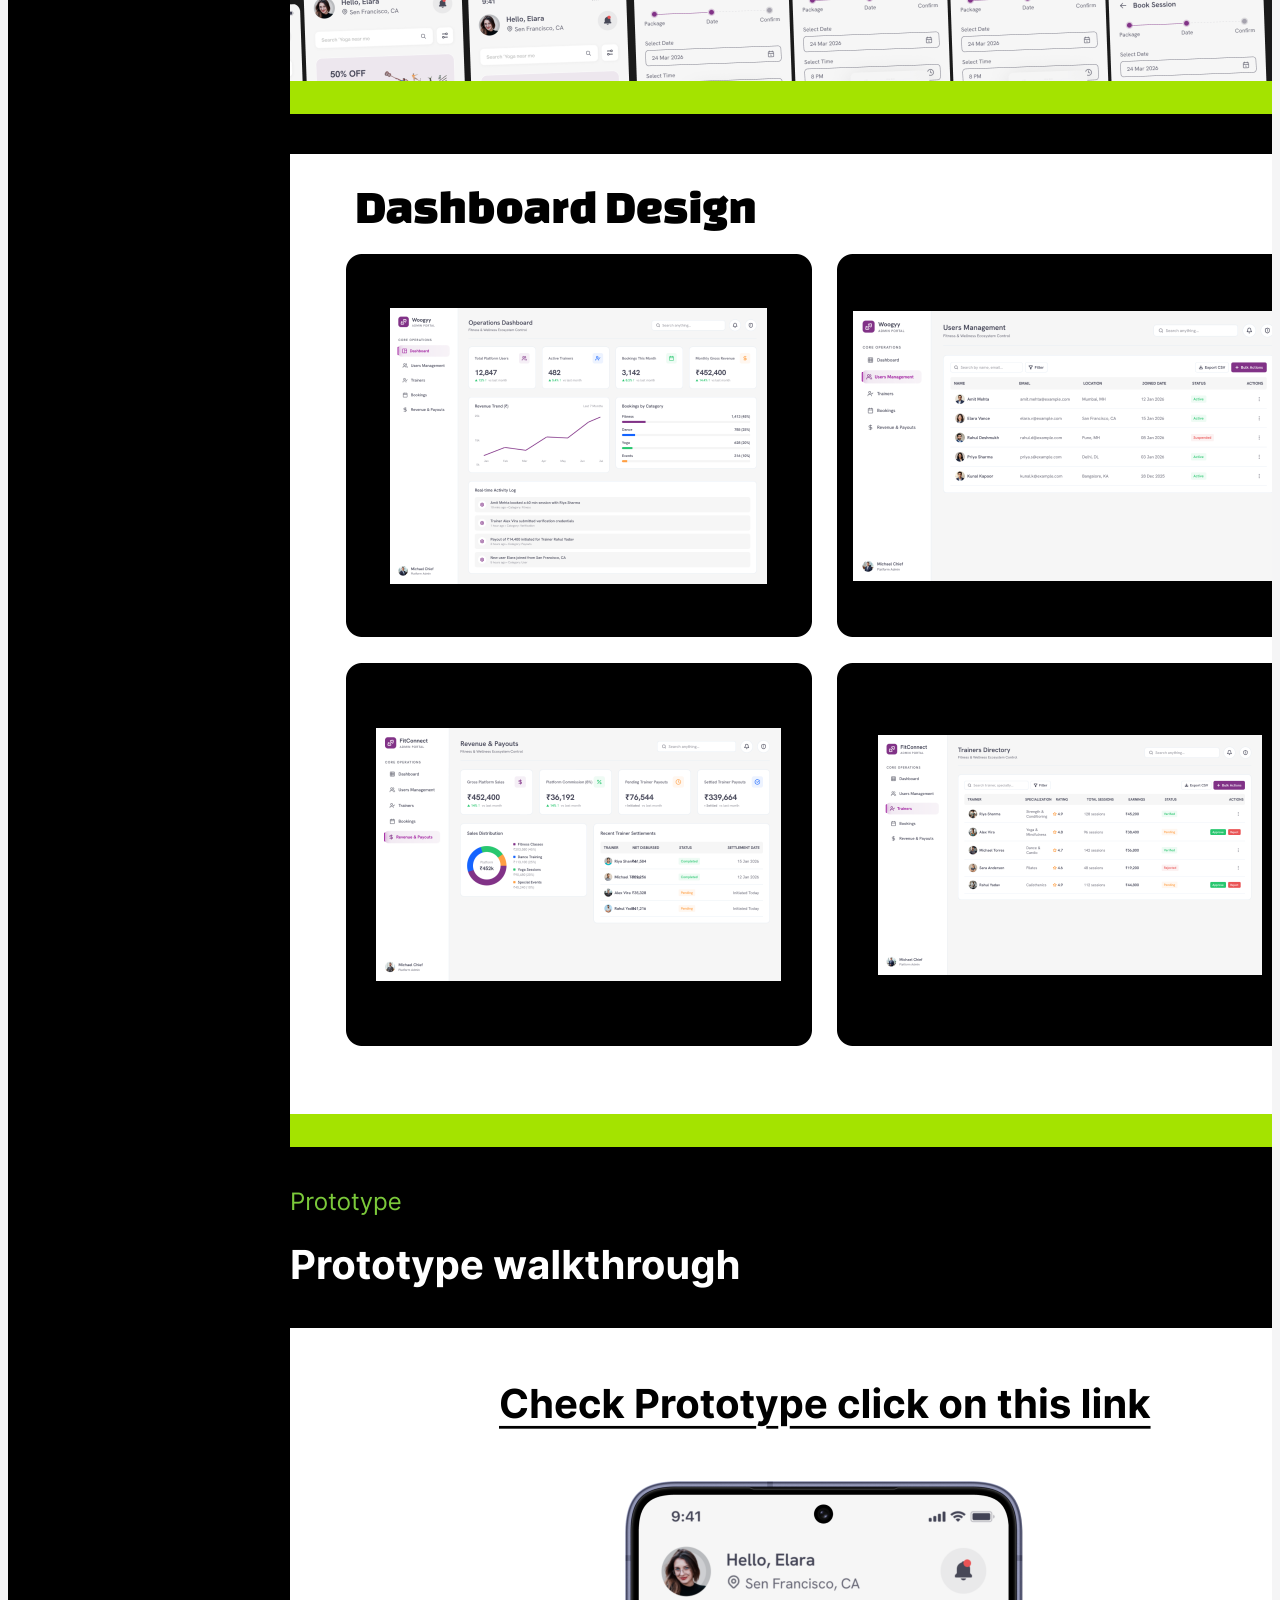
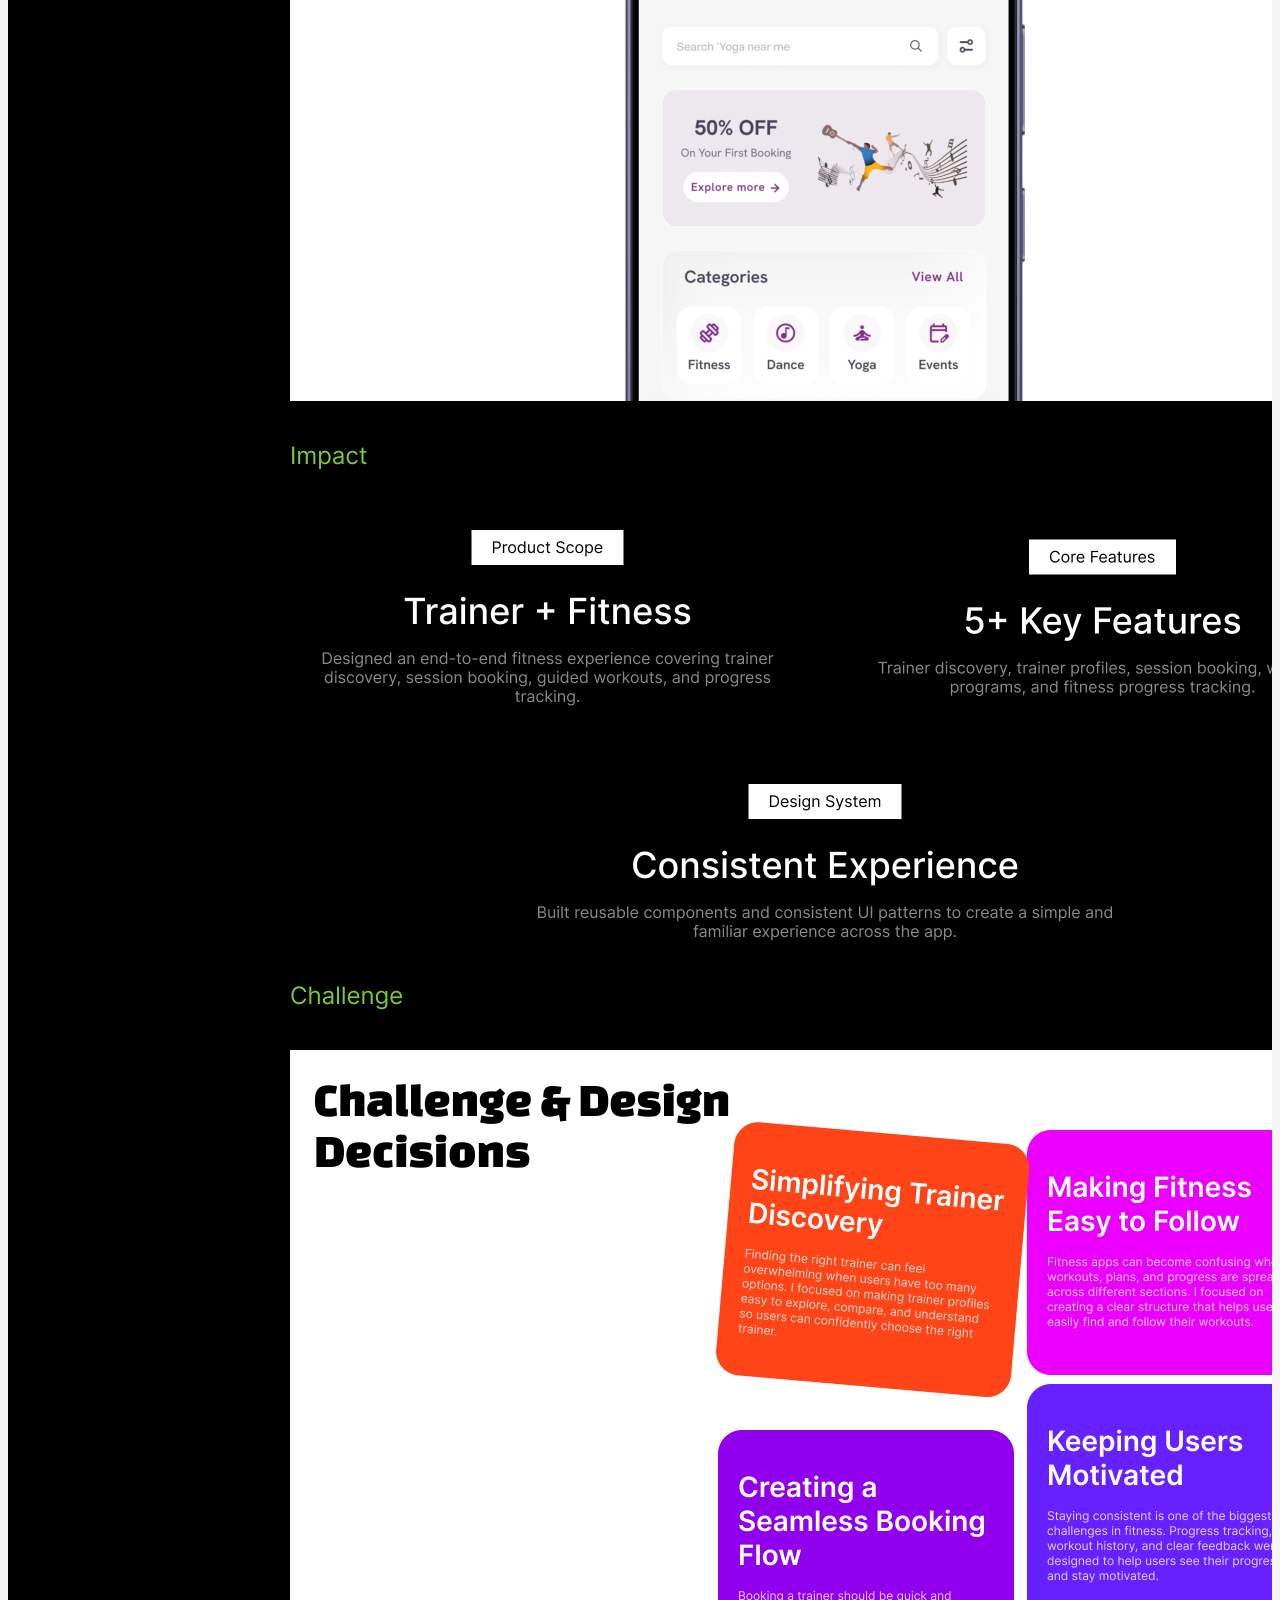
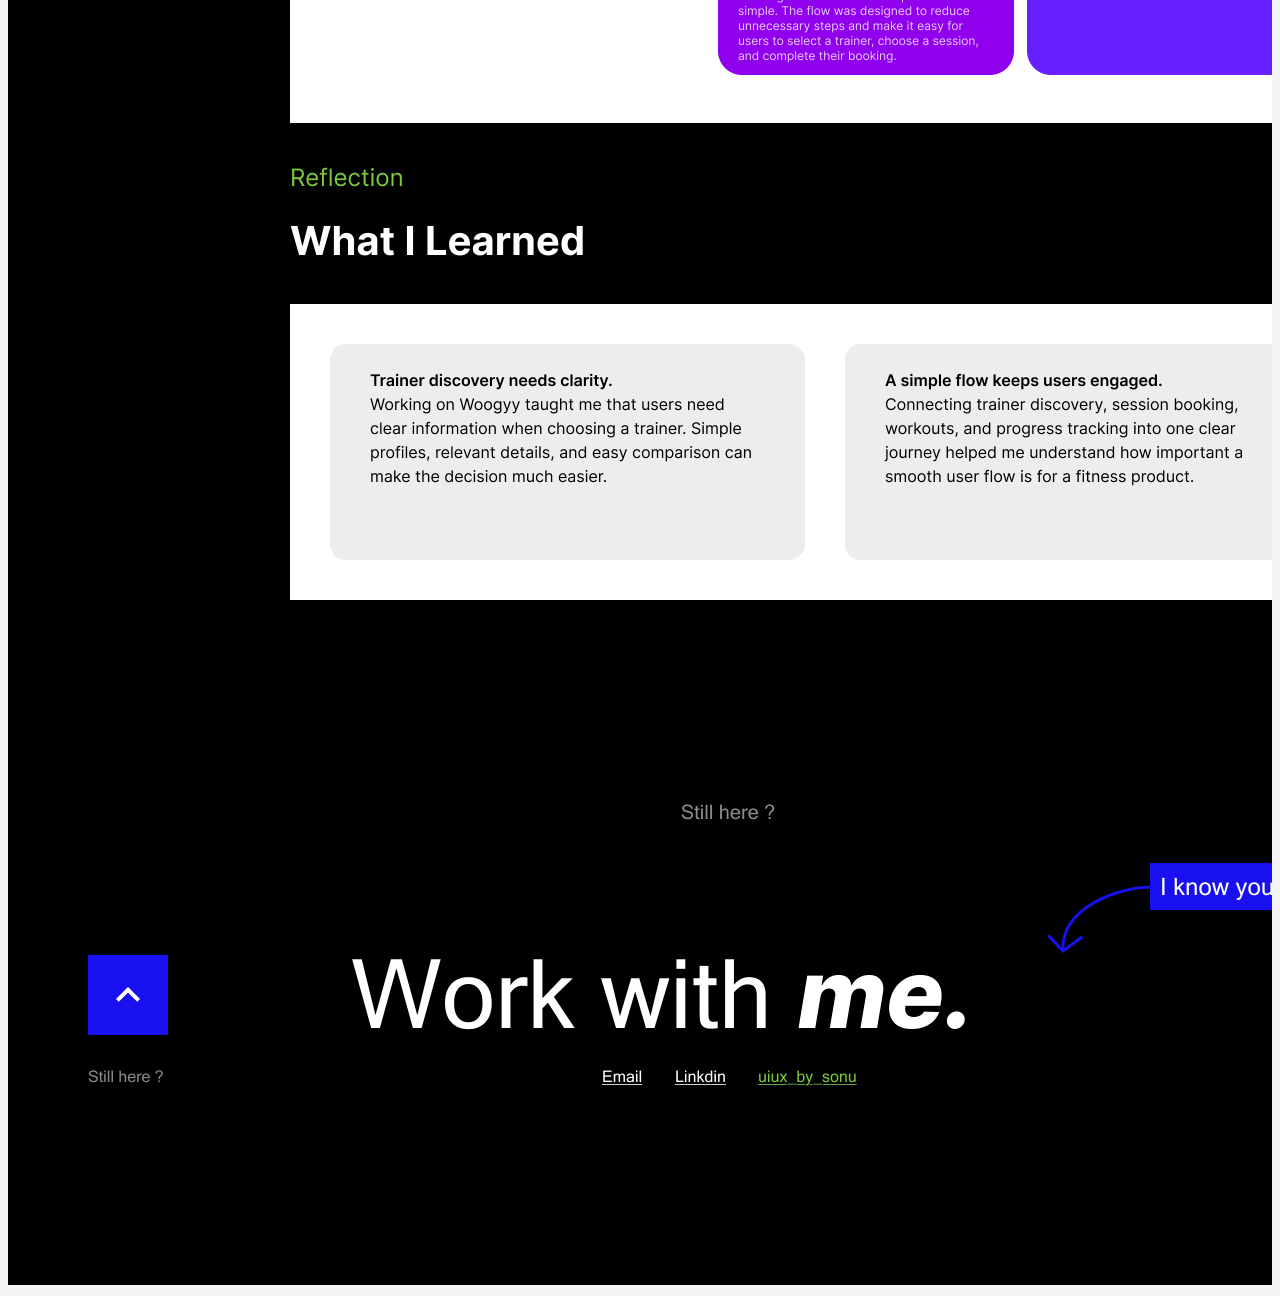
<file: work/woogyy.html>
<!DOCTYPE html>
<html lang="en">
<head>
  <meta charset="UTF-8">
  <meta name="viewport" content="width=device-width, initial-scale=1.0">
  <title>Woogyy App — Sonu Patel</title>
  <link rel="stylesheet" href="../css/styles.css">
</head>
<body class="case-figma-page">
  <div class="custom-cursor" aria-hidden="true"></div>
  <div class="cursor-label" aria-hidden="true"></div>
  <header class="site-header">
    <div class="container header-inner">
      <a href="../index.html" class="logo">Home</a>
      <ul class="nav-links">
        <li><a href="../index.html#projects">Projects</a></li>
        <li><a href="../index.html#about">About me</a></li>
        <li><button data-copy-email>Contact</button></li>
      </ul>
    </div>
  </header>

  <img class="figma-export" src="../assets/woogyy/full-page.png" alt="Woogyy App case study — full design from Figma" width="1440">

  <script src="../js/main.js"></script>
</body>
</html>
</file>
<file: css/styles.css>
@import url('https://fonts.googleapis.com/css2?family=Inter:wght@400;500;600;700&family=Lato:ital,wght@0,100;0,300;0,400;0,700;0,900;1,100;1,300;1,400;1,700;1,900&display=swap');

/* Fallback aliases for Figma export font names */
@font-face {
  font-family: 'Lato:Bold';
  src: local('Lato Bold'), local('Lato-Bold'), url('https://fonts.gstatic.com/s/lato/v24/S6uyw4BMUTPHjx4wXiWtFCc.woff2') format('woff2');
  font-weight: 700;
}
@font-face {
  font-family: 'Lato:SemiBold';
  src: local('Lato Bold'), local('Lato-Bold'), url('https://fonts.gstatic.com/s/lato/v24/S6uyw4BMUTPHjx4wXiWtFCc.woff2') format('woff2');
  font-weight: 600;
}
@font-face {
  font-family: 'Lato:Regular';
  src: local('Lato Regular'), local('Lato-Regular'), url('https://fonts.gstatic.com/s/lato/v24/S6uyw4BMUTPHjx4wXg.woff2') format('woff2');
  font-weight: 400;
}
@font-face {
  font-family: 'Inter:Semi_Bold';
  src: local('Inter SemiBold'), url('https://fonts.gstatic.com/s/inter/v18/UcCO3FwrK3iLTeHuS_fvQtMwCp50KnMw2boKoduKmMEVuGKYAZ9hjp-Ek-_EeA.woff2') format('woff2');
  font-weight: 600;
}
@font-face {
  font-family: 'Inter:Medium';
  src: local('Inter Medium'), url('https://fonts.gstatic.com/s/inter/v18/UcCO3FwrK3iLTeHuS_fvQtMwCp50KnMw2boKoduKmMEVuI6fAZ9hjp-Ek-_EeA.woff2') format('woff2');
  font-weight: 500;
}

/* ==========================================================================
   SONI PATEL PORTFOLIO - PIXEL-PERFECT FIGMA STYLES & CHARLES HONIG ANIMATIONS
   Figma Source: li1IIIgBshpzWiL1TAgVrk (Node 22:23109)
   Reference: charleshonig.design
   ========================================================================== */

:root {
  --bg-figma: #f5f5f6;
  --bg-dark: #000000;
  --text-main: #000000;
  --text-muted: #9d9d9d;
  --accent-magenta: #b51b68;
  --accent-green: #486553;

  /* Charles Honig Animation Tokens */
  --duration-instant: 80ms;
  --duration-fast: 160ms;
  --duration-base: 240ms;
  --duration-slow: 420ms;
  --duration-slower: 680ms;

  --ease-out: cubic-bezier(0.22, 1, 0.36, 1);
  --ease-in-out: cubic-bezier(0.65, 0, 0.35, 1);
  --ease-spring: cubic-bezier(0.34, 1.56, 0.64, 1);
  --ease-emphasis: cubic-bezier(0.2, 0, 0, 1);

  --cursor-ink: #000000;
  --agent-panel-w: 0px;
}

/* Dark Mode Tokens */
[data-theme="dark"] {
  --bg-figma: #0d0d0d;
  --text-main: #ffffff;
  --text-muted: #888888;
  --cursor-ink: #ffffff;
}

[data-theme="dark"] body {
  background-color: #0d0d0d;
  color: #ffffff;
}

[data-theme="dark"] .bg-\[\#f5f5f6\] {
  background-color: #0d0d0d !important;
}

[data-theme="dark"] .text-black {
  color: #ffffff !important;
}

[data-theme="dark"] .bg-white {
  background-color: #1a1a1a !important;
  color: #ffffff !important;
  border-color: rgba(255, 255, 255, 0.2) !important;
}

[data-theme="dark"] .border-black {
  border-color: rgba(255, 255, 255, 0.3) !important;
}

/* ==========================================================================
   RESET & LAYOUT
   ========================================================================== */
* {
  box-sizing: border-box;
}

html {
  scroll-behavior: smooth;
  background-color: var(--bg-figma);
}

html.has-custom-cursor,
html.has-custom-cursor * {
  cursor: none !important;
}

html.agent-open body {
  overflow: hidden;
  padding-right: var(--agent-panel-w);
}

html, body {
  font-family: 'Lato', -apple-system, BlinkMacSystemFont, "Segoe UI", Roboto, sans-serif !important;
  -webkit-font-smoothing: antialiased;
  -moz-osx-font-smoothing: grayscale;
}

.font-lato,
.font-inter {
  font-family: 'Lato', -apple-system, BlinkMacSystemFont, "Segoe UI", Roboto, sans-serif !important;
}

h1, h2, h3, h4, h5, h6, p, a, button, span, div, input, textarea {
  font-family: 'Lato', -apple-system, BlinkMacSystemFont, "Segoe UI", Roboto, sans-serif !important;
}

/* ==========================================================================
   CUSTOM CURSOR & CONTEXTUAL LABEL
   ========================================================================== */
.custom-cursor {
  position: fixed;
  top: 0;
  left: 0;
  width: 28px;
  height: 28px;
  border: 1px solid var(--cursor-ink);
  border-radius: 50%;
  pointer-events: none;
  opacity: 0;
  z-index: 999999;
  transform: translate(-50%, -50%);
  box-shadow: 0 3px 12px color-mix(in srgb, var(--cursor-ink) 22%, transparent);
  transition: width var(--duration-base) var(--ease-out),
              height var(--duration-base) var(--ease-out),
              opacity var(--duration-fast) var(--ease-out),
              border-color var(--duration-base) var(--ease-out),
              box-shadow var(--duration-base) var(--ease-out);
}

.custom-cursor[data-active="yes"] {
  opacity: 1;
}

.custom-cursor[data-hover="yes"] {
  width: 38px;
  height: 38px;
  background-color: color-mix(in srgb, var(--cursor-ink) 10%, transparent);
  box-shadow: 0 4px 18px color-mix(in srgb, var(--cursor-ink) 30%, transparent);
}

.custom-cursor[data-invert="yes"] {
  --cursor-ink: #ffffff;
}

.cursor-label {
  position: fixed;
  top: 0;
  left: 0;
  z-index: 999999;
  background: rgba(0, 0, 0, 0.85);
  color: #ffffff;
  padding: 4px 10px;
  border-radius: 6px;
  font-family: 'Lato', sans-serif;
  font-size: 12px;
  font-weight: 500;
  pointer-events: none;
  opacity: 0;
  white-space: nowrap;
  backdrop-filter: blur(6px);
  -webkit-backdrop-filter: blur(6px);
  box-shadow: 0 4px 14px rgba(0, 0, 0, 0.25);
  transform: translate(16px, 16px);
  transition: opacity var(--duration-fast) var(--ease-out);
}

.cursor-label[data-active="yes"] {
  opacity: 1;
}

/* Touch devices */
@media (hover: none) or (pointer: coarse) {
  .custom-cursor,
  .cursor-label {
    display: none !important;
  }
  html.has-custom-cursor,
  html.has-custom-cursor * {
    cursor: auto !important;
  }
}

/* ==========================================================================
   NAVIGATION & SHORTCUT HOVERS
   ========================================================================== */
.site-nav-btn {
  cursor: pointer;
  transition: transform var(--duration-fast) var(--ease-spring), opacity var(--duration-fast) var(--ease-out);
}

.site-nav-btn:hover {
  opacity: 0.8;
  transform: translateY(-1px);
}

.site-nav-btn:hover [data-name="Kbd"] {
  transform: scale(1.08);
  border-color: #000;
}

/* ==========================================================================
   ROTATING VERB IN FOOTER (Exact Charles Honig Implementation)
   ========================================================================== */
.rotating-verb-wrap {
  display: inline-block;
  position: relative;
  height: 48px;
  overflow: hidden;
  vertical-align: top;
  transition: width var(--duration-slow) var(--ease-out);
}

.rotating-verb {
  display: block;
  font-family: 'Lato', sans-serif;
  font-weight: 700;
  font-size: 40px;
  line-height: 48px;
  color: #f5f5f6;
  white-space: nowrap;
  letter-spacing: -0.8px;
  transition: transform 500ms var(--ease-out), opacity 500ms var(--ease-out);
  will-change: transform, opacity;
}

.rotating-verb.slide-up-in {
  transform: translateY(0%);
  opacity: 1;
}

.rotating-verb.slide-up-out {
  transform: translateY(-110%);
  opacity: 0;
}

.rotating-verb.slide-up-initial {
  transform: translateY(110%);
  opacity: 0;
}

/* ==========================================================================
   PROJECT CARDS & HOVER STATES
   ========================================================================== */
[data-name="Link"] {
  cursor: pointer;
  transition: transform var(--duration-fast) var(--ease-spring), box-shadow var(--duration-base) var(--ease-out);
}

[data-name="Link"]:hover {
  transform: translateY(-2px);
  box-shadow: 0 4px 16px rgba(0, 0, 0, 0.12);
}

/* Project images subtle zoom on card hover */
.reveal-section {
  transition: opacity var(--duration-slower) var(--ease-out), transform var(--duration-slower) var(--ease-out);
}

.reveal-section.gsap-reveal {
  will-change: opacity, transform;
}

/* ==========================================================================
   "ASK AI" DRAWER (Figma 22:30513 Dialog)
   ========================================================================== */
.ai-backdrop {
  position: fixed;
  inset: 0;
  background: rgba(0, 0, 0, 0.55);
  backdrop-filter: blur(8px);
  -webkit-backdrop-filter: blur(8px);
  z-index: 99998;
  opacity: 0;
  pointer-events: none;
  transition: opacity var(--duration-slow) var(--ease-out);
}

.ai-backdrop.active {
  opacity: 1;
  pointer-events: auto;
}

.ai-drawer-panel {
  position: fixed;
  top: 24px;
  right: 24px;
  z-index: 99999;
  transform: translateX(calc(100% + 40px));
  transition: transform var(--duration-slow) var(--ease-emphasis);
  max-height: calc(100vh - 48px);
}

.ai-drawer-panel.active {
  transform: translateX(0);
}

/* ==========================================================================
   ACCESSIBILITY: PREFERS REDUCED MOTION
   ========================================================================== */
@media (prefers-reduced-motion: reduce) {
  *,
  *::before,
  *::after {
    animation-duration: 0.01ms !important;
    animation-iteration-count: 1 !important;
    transition-duration: 0.01ms !important;
    scroll-behavior: auto !important;
  }

  .custom-cursor,
  .cursor-label {
    display: none !important;
  }

  html.has-custom-cursor,
  html.has-custom-cursor * {
    cursor: auto !important;
  }
}


/* ==========================================================================
   HERO BENTO WALL (Charles Honig Reference Implementation)
   ========================================================================== */
:root {
  --card: #ededed;
  --secondary: #ffffff;
  --card-glass-border: rgba(255, 255, 255, 0.95);
  --card-glass-fill: rgba(255, 255, 255, 0.85);
  --card-glass-blur: 8px;
}

.hero-wall-container {
  container-type: inline-size;
  width: 100%;
  max-width: 1272px;
  margin-left: auto;
  margin-right: auto;
  perspective: 1200px;
}

.hero-wall {
  --u: calc(100cqw / 1272);
  display: grid;
  aspect-ratio: 1272 / 408;
  grid-template-columns: repeat(6, 1fr);
  grid-template-rows: repeat(2, 1fr);
  gap: calc(24 * var(--u));
  width: 100%;
  user-select: none;
  -webkit-user-select: none;
  touch-action: pan-y;
}

@supports not (container-type: inline-size) {
  .hero-wall {
    --u: calc(min(1272px, 100vw - 48px) / 1272);
  }
}

@media (max-width: 1023px) {
  .hero-wall {
    --u: calc((100cqw - 28px) / 3 / 192);
    aspect-ratio: auto !important;
    grid-template-columns: repeat(3, 1fr);
    grid-template-rows: repeat(3, 190px);
  }
  .hero-wall > [data-wide-only] {
    display: none !important;
  }
}

.hero-tile-wrapper {
  position: relative;
  width: 100%;
  height: 100%;
  opacity: 1;
  will-change: transform, opacity;
}

.bg-card {
  background-color: #ededed !important;
}
.bg-secondary {
  background-color: #ffffff !important;
}
.size-full {
  width: 100% !important;
  height: 100% !important;
}

.hero-tile {
  position: relative;
  width: 100%;
  height: 100%;
  overflow: hidden;
  cursor: grab;
  touch-action: none;
  background-color: #ededed !important;
  border-radius: calc(10 * var(--u));
  box-shadow: inset 0 0 0 1px rgba(0, 0, 0, 0.04);
  transition: box-shadow 0.25s cubic-bezier(0.16, 1, 0.3, 1);
  will-change: transform, box-shadow;
}

.hero-tile:active,
.hero-tile.is-dragging {
  cursor: grabbing !important;
  z-index: 60 !important;
  box-shadow: 0 25px 50px -12px rgba(0, 0, 0, 0.25), 0 0 0 1px rgba(0, 0, 0, 0.08) !important;
}

.hero-wall .hero-glass {
  position: absolute;
  overflow: hidden;
  border: 1px solid rgba(255, 255, 255, 0.95) !important;
  background-color: rgba(255, 255, 255, 0.85) !important;
  backdrop-filter: blur(8px) !important;
  -webkit-backdrop-filter: blur(8px) !important;
  box-shadow: 0 calc(10 * var(--u)) calc(30 * var(--u)) 0 rgba(0, 0, 0, 0.1) !important;
}

.hero-wall .hero-glass-inner {
  position: absolute;
  overflow: hidden;
  background-color: #ffffff !important;
  box-shadow: 0 0 calc(20 * var(--u)) 0 rgba(0, 0, 0, 0.12) !important;
}

.hero-wall .hero-glass-inner[data-soft] {
  box-shadow: 0 0 calc(10 * var(--u)) 0 rgba(0, 0, 0, 0.1) !important;
}

.hero-wall .hero-glass-sheen {
  position: absolute;
  inset: 0;
  border-radius: inherit;
  pointer-events: none;
  box-shadow: inset 0 0 calc(40 * var(--u)) 0 rgba(0, 0, 0, 0.04) !important;
}

.hero-wall .shadow-card-inset {
  position: absolute;
  inset: 0;
  border-radius: inherit;
  pointer-events: none;
  box-shadow: inset 0 0 0 1px rgba(0, 0, 0, 0.05), inset 0 2px 4px 0 rgba(0, 0, 0, 0.03) !important;
}

/* ==========================================================================
   Charles Honig Style Footer & Retro 8-Bit Chicago Bike Runner Game
   ========================================================================== */

.runner-track {
  -webkit-tap-highlight-color: transparent;
  user-select: none;
  position: relative;
}

.runner-obstacle[data-kind] {
  display: block !important;
}

.runner-skyline {
  background-color: #555555;
}

.runner-road-grey {
  background-color: #9d9d9d;
}

.runner-road-ink {
  background-color: #f5f5f6;
}

.rotating-verb-wrap {
  display: inline-block;
  overflow: hidden;
  position: relative;
  vertical-align: bottom;
  height: 48px;
  line-height: 48px;
}

@media (max-width: 1024px) {
  .rotating-verb-wrap {
    height: 34px;
    line-height: 34px;
  }
}

.slide-up-initial {
  transform: translateY(110%);
  opacity: 0;
  transition: transform 0.5s cubic-bezier(0.22, 1, 0.36, 1), opacity 0.5s cubic-bezier(0.22, 1, 0.36, 1);
}

.slide-up-in {
  transform: translateY(0%);
  opacity: 1;
  transition: transform 0.5s cubic-bezier(0.22, 1, 0.36, 1), opacity 0.5s cubic-bezier(0.22, 1, 0.36, 1);
}

.slide-up-out {
  transform: translateY(-110%);
  opacity: 0;
  transition: transform 0.5s cubic-bezier(0.22, 1, 0.36, 1), opacity 0.5s cubic-bezier(0.22, 1, 0.36, 1);
}

/* ==========================================================================
   Mobile Navigation Drawer & Responsive Scaler Styles
   ========================================================================== */
#mobile-nav-drawer {
  transition: transform 0.35s cubic-bezier(0.22, 1, 0.36, 1), opacity 0.3s ease;
}

#mobile-nav-drawer.menu-open {
  transform: translateY(0) !important;
  opacity: 1 !important;
  pointer-events: auto !important;
}

/* Responsive Project Galleries Dynamic Scaler */
.gallery-scale-wrap {
  width: 100%;
  display: flex;
  justify-content: center;
  align-items: flex-start;
  overflow: hidden;
}

.gallery-scaler {
  position: relative;
  width: 100%;
  transition: height 0.2s ease-out;
}

.gallery-scale-inner {
  transform-origin: top left;
  will-change: transform;
}

/* Global Mobile Overflow Prevention */
html, body {
  overflow-x: hidden;
  max-width: 100vw;
}

@media (max-width: 768px) {
  .hero-wall-container {
    overflow-x: hidden;
  }
}

/* ==========================================================================
   Hero Showcase Loop (Exact Charles Honig / Transitstats & Settle Pattern)
   ========================================================================== */
.hero-loop-container {
  container-type: inline-size;
  --su: calc(100cqw / 1272);
  position: relative;
  aspect-ratio: 1272 / 684;
  width: 100%;
  overflow: hidden;
  background-color: #efeff0;
  border-radius: 24px;
  border: 1px solid rgba(0, 0, 0, 0.08);
  user-select: none;
}

@media (max-width: 768px) {
  .hero-loop-container {
    border-radius: 14px;
  }
}

.hero-loop-strip {
  position: absolute;
  width: calc(var(--su) * 206);
  height: calc(var(--su) * 2410);
  animation-timing-function: linear;
  animation-iteration-count: infinite;
  will-change: transform;
}

.hero-loop-strip-up {
  animation-name: hero-loop-up;
}

.hero-loop-strip-down {
  animation-name: hero-loop-down;
}

.hero-loop-card {
  position: absolute;
  width: calc(var(--su) * 206);
  height: calc(var(--su) * 448);
  left: 0;
  overflow: hidden;
  border-radius: calc(var(--su) * 14);
  background-color: #0c1520;
  box-shadow: 0 4px 18px rgba(0, 0, 0, 0.16);
  border: 1px solid rgba(255, 255, 255, 0.08);
}

.hero-loop-container:hover .hero-loop-strip {
  animation-play-state: paused;
}

@keyframes hero-loop-up {
  to {
    transform: translateY(calc(var(--su) * -964));
  }
}

@keyframes hero-loop-down {
  to {
    transform: translateY(calc(var(--su) * 964));
  }
}

@media (prefers-reduced-motion: reduce) {
  .hero-loop-strip {
    animation: none !important;
  }
}
</file>
